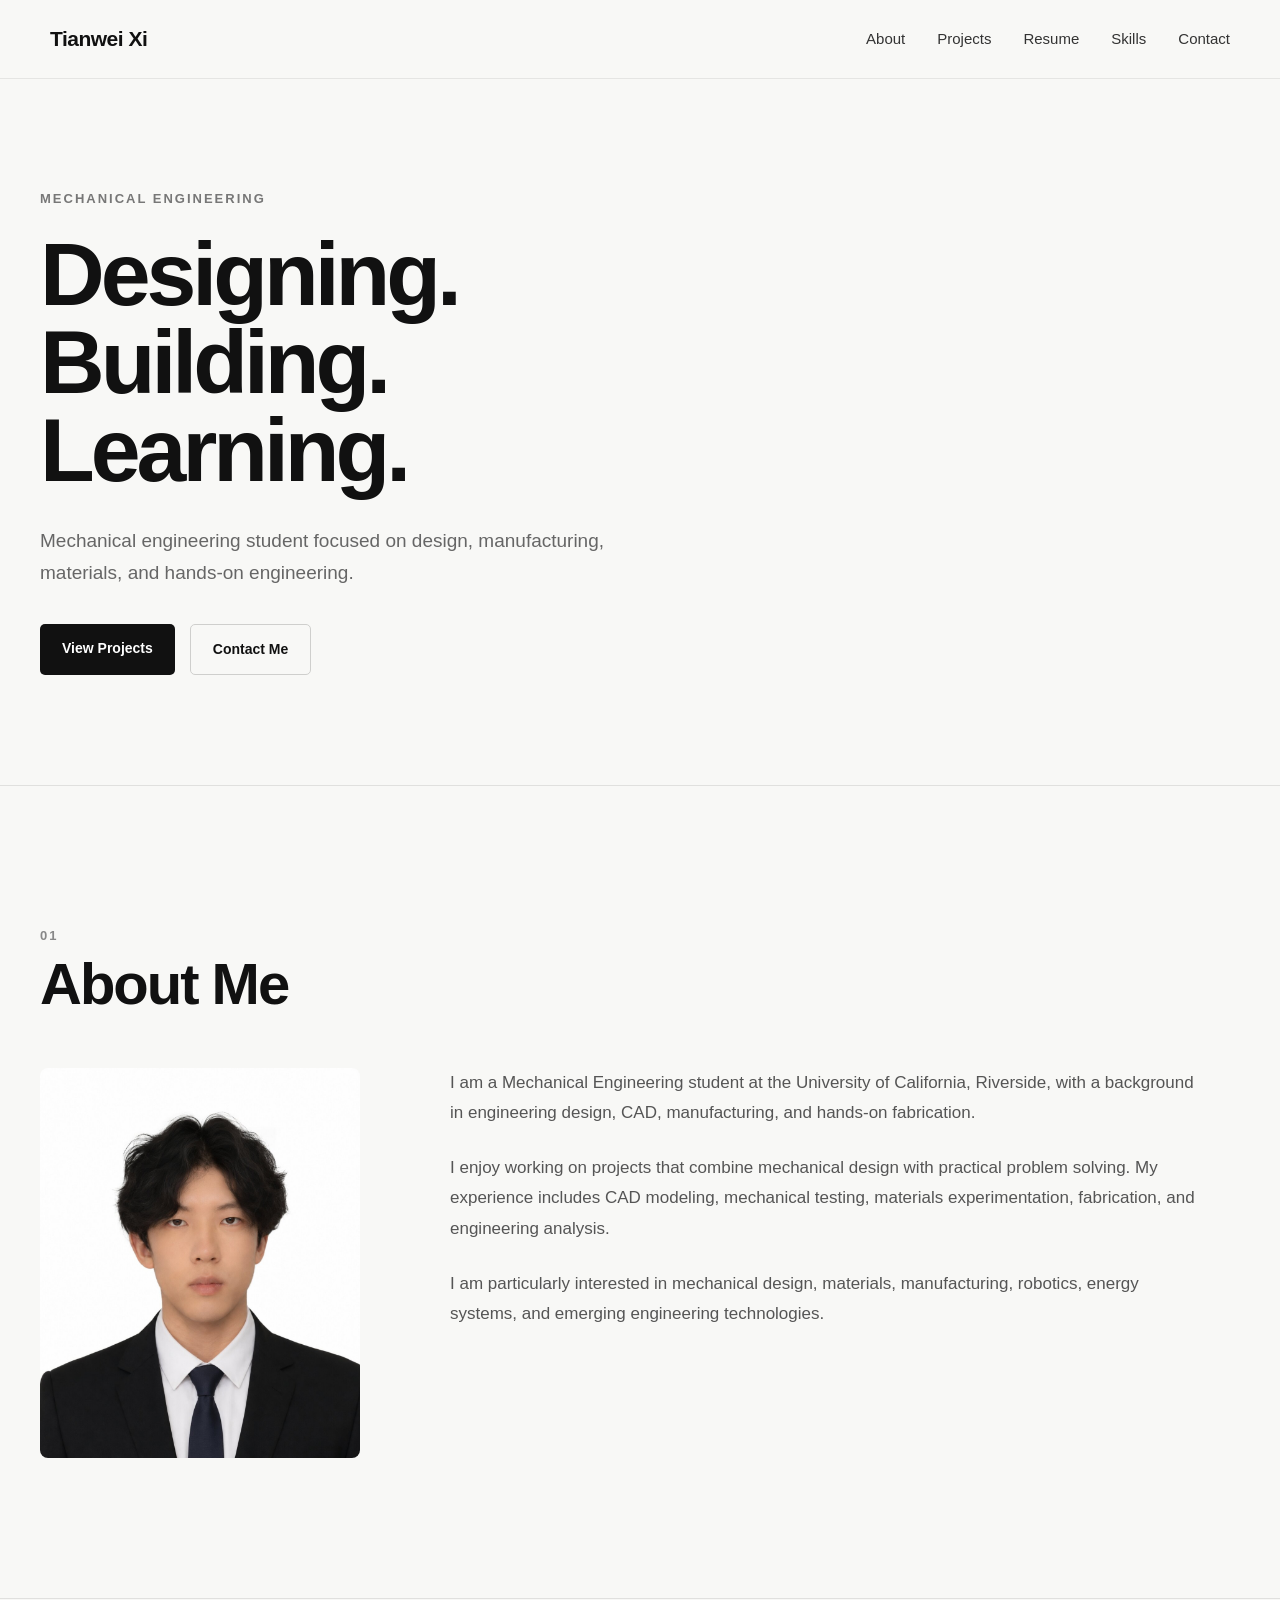
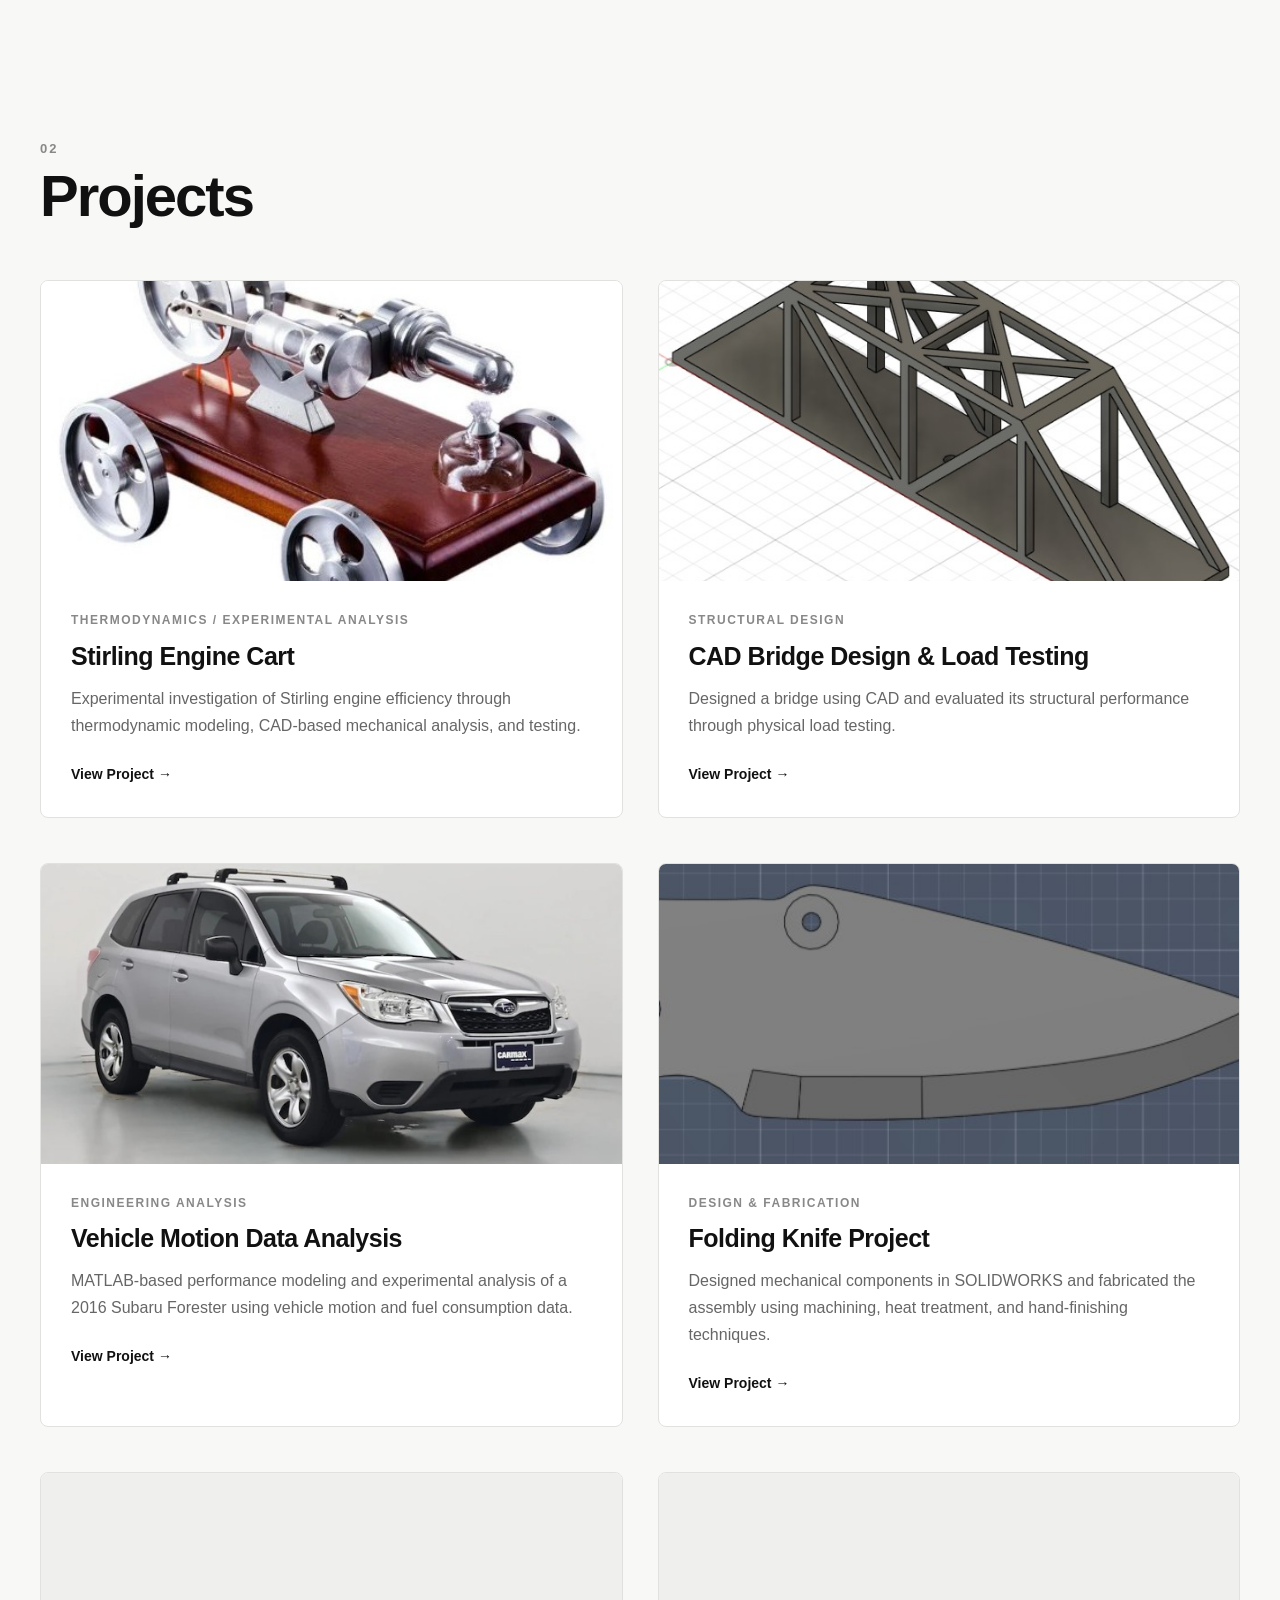
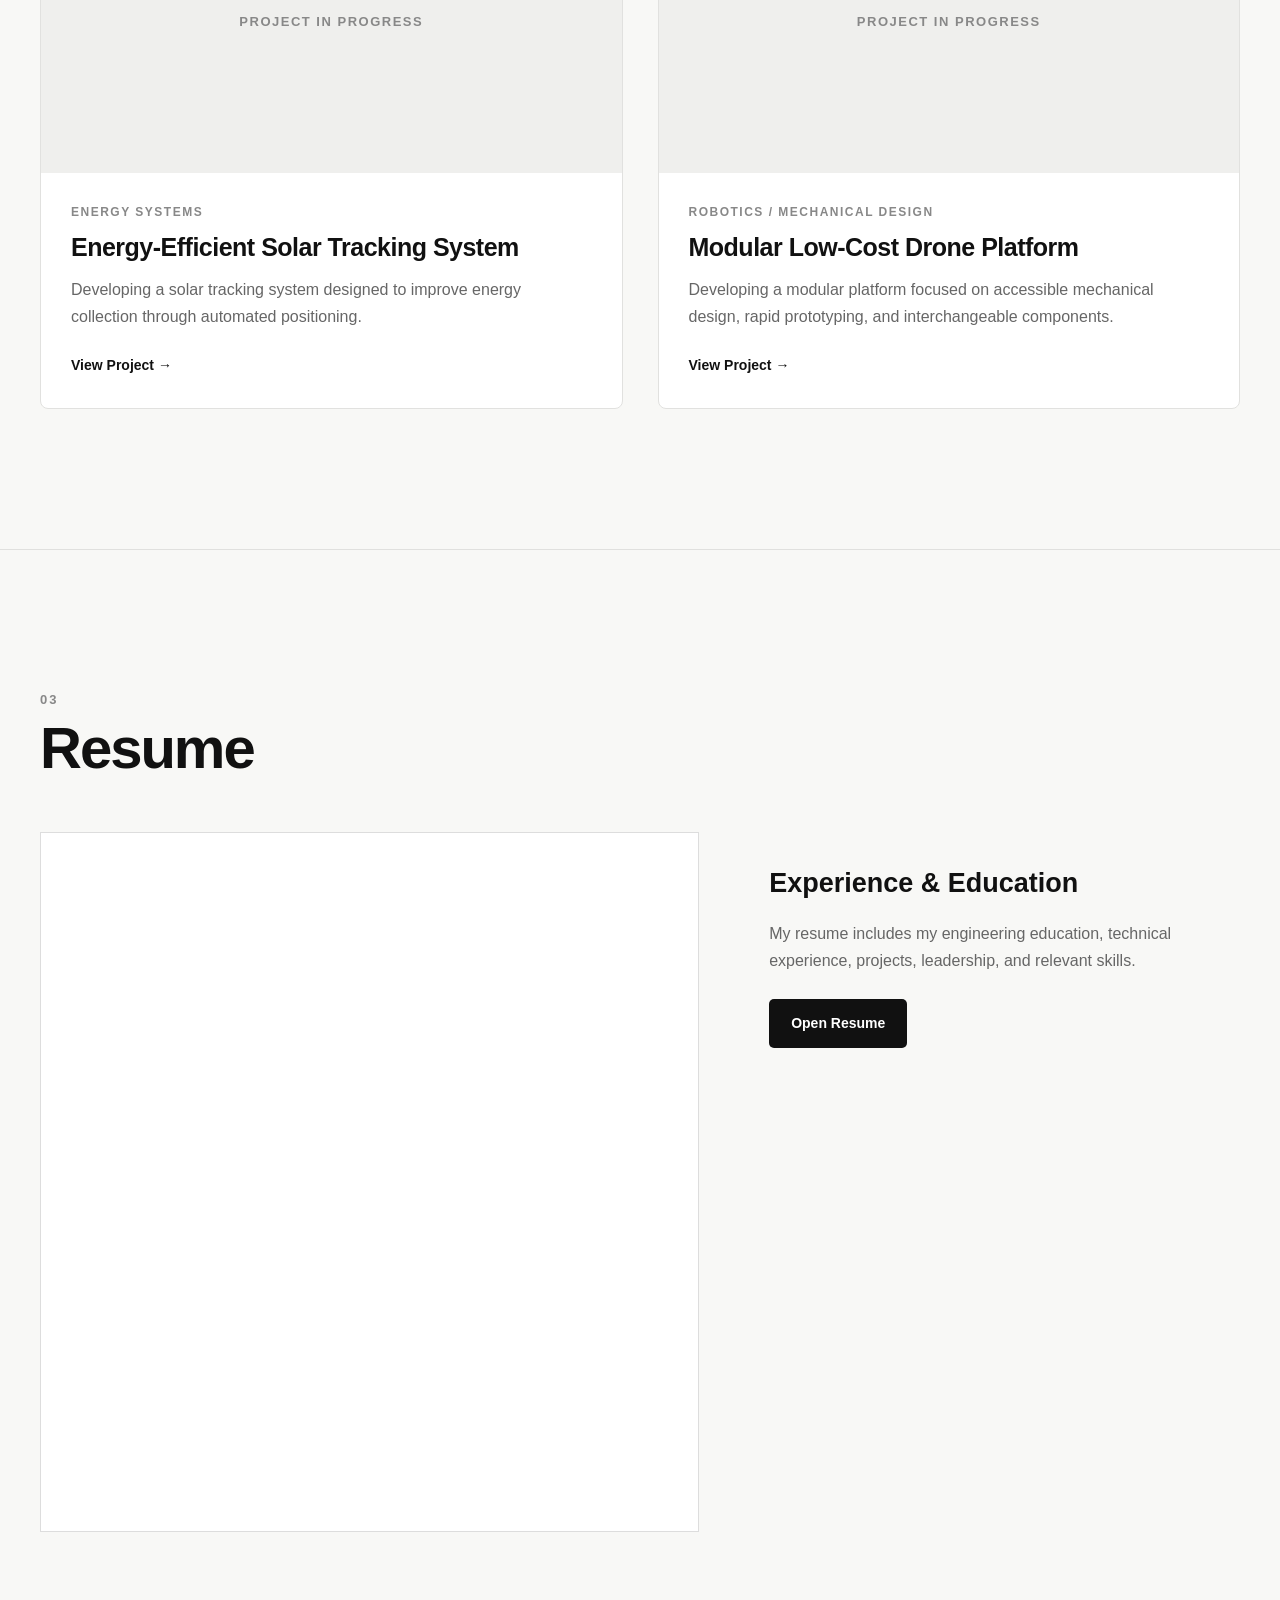
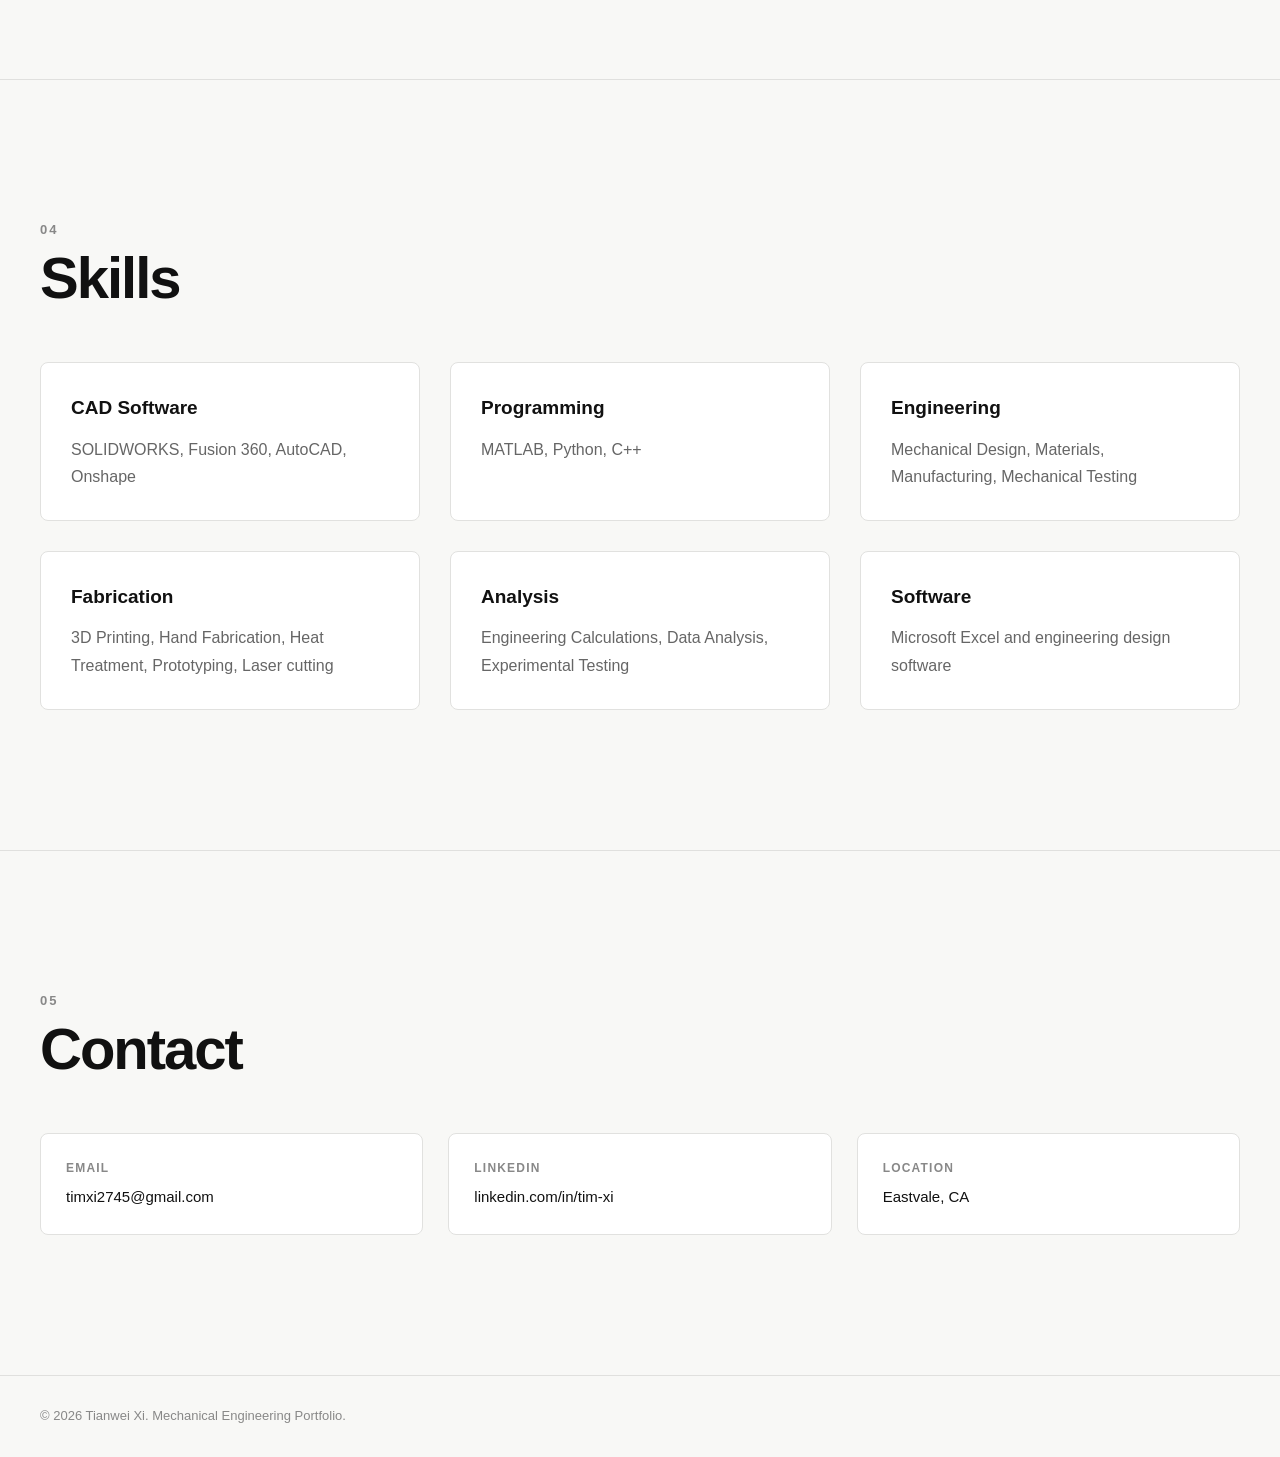
<file: index.html>
<!DOCTYPE html>
<html lang="en">

<head>
    <meta charset="UTF-8">
    <meta name="viewport" content="width=device-width, initial-scale=1.0">

    <title>Tianwei Xi | Mechanical Engineering</title>

    <link rel="stylesheet" href="style.css">
</head>

<body>

    <!-- =========================
         NAVIGATION
    ========================== -->

    <nav>
        <div class="nav-container">

            <a href="#" class="logo">
                Tianwei Xi
            </a>

            <div class="nav-links">
                <a href="#about">About</a>
                <a href="#projects">Projects</a>
                <a href="#resume">Resume</a>
                <a href="#skills">Skills</a>
                <a href="#contact">Contact</a>
            </div>

        </div>
    </nav>


    <!-- =========================
         HERO
    ========================== -->

    <header class="hero">

        <div class="container">

            <div class="hero-content">

                <p class="eyebrow">
                    MECHANICAL ENGINEERING
                </p>

                <h1>
                    Designing.<br>
                    Building.<br>
                    Learning.
                </h1>

                <p class="hero-description">
                    Mechanical engineering student focused on design,
                    manufacturing, materials, and hands-on engineering.
                </p>

                <div class="hero-buttons">

                    <a href="#projects" class="button button-primary">
                        View Projects
                    </a>

                    <a href="#contact" class="button button-secondary">
                        Contact Me
                    </a>

                </div>

            </div>

        </div>

    </header>


    <main>

        <!-- =========================
             ABOUT
        ========================== -->

        <section id="about" class="about-section">

            <div class="container">

                <div class="section-heading">

                    <p class="section-number">
                        01
                    </p>

                    <h2>
                        About Me
                    </h2>

                </div>


                <div class="about-grid">

                    <div class="about-image-container">

                        <img
                            src="images/headshot.jpg"
                            alt="Tianwei Xi"
                            class="about-image"
                        >

                    </div>


                    <div class="about-text">

                        <p>
                            I am a Mechanical Engineering student at the
                            University of California, Riverside, with a
                            background in engineering design, CAD,
                            manufacturing, and hands-on fabrication.
                        </p>

                        <p>
                            I enjoy working on projects that combine
                            mechanical design with practical problem
                            solving. My experience includes CAD modeling,
                            mechanical testing, materials experimentation,
                            fabrication, and engineering analysis.
                        </p>

                        <p>
                            I am particularly interested in mechanical
                            design, materials, manufacturing, robotics,
                            energy systems, and emerging engineering
                            technologies.
                        </p>

                    </div>

                </div>

            </div>

        </section>


        <!-- =========================
             PROJECTS
        ========================== -->

        <section id="projects" class="projects-section">

            <div class="container">

                <div class="section-heading">

                    <p class="section-number">
                        02
                    </p>

                    <h2>
                        Projects
                    </h2>

                </div>


                <div class="projects-grid">


                    <!-- STIRLING ENGINE -->

                    <a
                        href="projects/stirling-engine.html"
                        class="project-card"
                    >

                        <img
                            src="images/stirling-engine.jpg"
                            alt="Stirling Engine Cart"
                        >

                        <div class="project-card-content">

                            <p class="project-category">
                                THERMODYNAMICS / EXPERIMENTAL ANALYSIS
                            </p>

                            <h3>
                                Stirling Engine Cart
                            </h3>

                            <p>
                                Experimental investigation of Stirling engine
                                efficiency through thermodynamic modeling,
                                CAD-based mechanical analysis, and testing.
                            </p>

                            <span class="project-link">
                                View Project →
                            </span>

                        </div>

                    </a>


                    <!-- BRIDGE -->

                    <a
                        href="projects/bridge-design.html"
                        class="project-card"
                    >

                        <img
                            src="images/bridge.jpg"
                            alt="CAD Bridge Design and Load Testing"
                        >

                        <div class="project-card-content">

                            <p class="project-category">
                                STRUCTURAL DESIGN
                            </p>

                            <h3>
                                CAD Bridge Design & Load Testing
                            </h3>

                            <p>
                                Designed a bridge using CAD and evaluated
                                its structural performance through physical
                                load testing.
                            </p>

                            <span class="project-link">
                                View Project →
                            </span>

                        </div>

                    </a>


                    <!-- VEHICLE MOTION -->

                    <a
                        href="projects/vehicle-motion.html"
                        class="project-card"
                    >

                        <img
                            src="images/subaru.jpg"
                            alt="Vehicle Motion Data Analysis"
                        >

                        <div class="project-card-content">

                            <p class="project-category">
                                ENGINEERING ANALYSIS
                            </p>

                            <h3>
                                Vehicle Motion Data Analysis
                            </h3>

                            <p>
                                MATLAB-based performance modeling and 
                                experimental analysis of a 2016 Subaru 
                                Forester using vehicle motion and fuel 
                                consumption data.
                            </p>

                            <span class="project-link">
                                View Project →
                            </span>

                        </div>

                    </a>


                    <!-- FOLDING KNIFE -->

                    <a
                        href="projects/folding-knife.html"
                        class="project-card"
                    >

                        <img
                            src="images/bladecad.jpg"
                            alt="Folding Knife Fabrication Project"
                        >

                        <div class="project-card-content">

                            <p class="project-category">
                                DESIGN & FABRICATION
                            </p>

                            <h3>
                                Folding Knife Project
                            </h3>

                            <p>
                                Designed mechanical components in
                                SOLIDWORKS and fabricated the assembly
                                using machining, heat treatment, and
                                hand-finishing techniques.
                            </p>

                            <span class="project-link">
                                View Project →
                            </span>

                        </div>

                    </a>


                    <!-- SOLAR TRACKER -->

                    <a
                        href="projects/solar-tracker.html"
                        class="project-card"
                    >

                        <div class="project-placeholder">
                            PROJECT IN PROGRESS
                        </div>

                        <div class="project-card-content">

                            <p class="project-category">
                                ENERGY SYSTEMS
                            </p>

                            <h3>
                                Energy-Efficient Solar Tracking System
                            </h3>

                            <p>
                                Developing a solar tracking system designed
                                to improve energy collection through
                                automated positioning.
                            </p>

                            <span class="project-link">
                                View Project →
                            </span>

                        </div>

                    </a>


                    <!-- MODULAR DRONE -->

                    <a
                        href="projects/modular-drone.html"
                        class="project-card"
                    >

                        <div class="project-placeholder">
                            PROJECT IN PROGRESS
                        </div>

                        <div class="project-card-content">

                            <p class="project-category">
                                ROBOTICS / MECHANICAL DESIGN
                            </p>

                            <h3>
                                Modular Low-Cost Drone Platform
                            </h3>

                            <p>
                                Developing a modular platform focused on
                                accessible mechanical design, rapid
                                prototyping, and interchangeable components.
                            </p>

                            <span class="project-link">
                                View Project →
                            </span>

                        </div>

                    </a>

                </div>

            </div>

        </section>


        <!-- =========================
             RESUME
        ========================== -->

        <section id="resume" class="resume-section">

            <div class="container">

                <div class="section-heading">

                    <p class="section-number">
                        03
                    </p>

                    <h2>
                        Resume
                    </h2>

                </div>


                <div class="resume-grid">

                    <div class="resume-preview">

                        <iframe
                            src="resume.pdf"
                            title="Tianwei Xi Resume"
                        ></iframe>

                    </div>


                    <div class="resume-info">

                        <h3>
                            Experience & Education
                        </h3>

                        <p>
                            My resume includes my engineering education,
                            technical experience, projects, leadership,
                            and relevant skills.
                        </p>

                        <a
                            href="resume.pdf"
                            target="_blank"
                            class="button button-primary"
                        >
                            Open Resume
                        </a>

                    </div>

                </div>

            </div>

        </section>


        <!-- =========================
             SKILLS
        ========================== -->

        <section id="skills" class="skills-section">

            <div class="container">

                <div class="section-heading">

                    <p class="section-number">
                        04
                    </p>

                    <h2>
                        Skills
                    </h2>

                </div>


                <div class="skills-grid">


                    <div class="skill-box">

                        <h3>
                            CAD Software
                        </h3>

                        <p>
                            SOLIDWORKS, Fusion 360, AutoCAD, Onshape
                        </p>

                    </div>


                    <div class="skill-box">

                        <h3>
                            Programming
                        </h3>

                        <p>
                            MATLAB, Python, C++
                        </p>

                    </div>


                    <div class="skill-box">

                        <h3>
                            Engineering
                        </h3>

                        <p>
                            Mechanical Design, Materials, Manufacturing,
                            Mechanical Testing
                        </p>

                    </div>


                    <div class="skill-box">

                        <h3>
                            Fabrication
                        </h3>

                        <p>
                            3D Printing, Hand Fabrication, Heat Treatment,
                            Prototyping, Laser cutting
                        </p>

                    </div>


                    <div class="skill-box">

                        <h3>
                            Analysis
                        </h3>

                        <p>
                            Engineering Calculations, Data Analysis,
                            Experimental Testing
                        </p>

                    </div>


                    <div class="skill-box">

                        <h3>
                            Software
                        </h3>

                        <p>
                            Microsoft Excel and engineering design software
                        </p>

                    </div>

                </div>

            </div>

        </section>


        <!-- =========================
             CONTACT
        ========================== -->

        <section id="contact" class="contact-section">

            <div class="container">

                <div class="section-heading">

                    <p class="section-number">
                        05
                    </p>

                    <h2>
                        Contact
                    </h2>

                </div>


                <div class="contact-grid">


                    <a
                        href="mailto:timxi2745@gmail.com"
                        class="contact-item"
                    >

                        <span>
                            Email
                        </span>

                        <strong>
                            timxi2745@gmail.com
                        </strong>

                    </a>


                    <a
                        href="https://www.linkedin.com/in/tim-xi/"
                        target="_blank"
                        rel="noopener noreferrer"
                        class="contact-item"
                    >

                        <span>
                            LinkedIn
                        </span>

                        <strong>
                            linkedin.com/in/tim-xi
                        </strong>

                    </a>


                    <a
                        href="https://www.google.com/maps?sca_esv=610cdee30b62fdb8&rlz=1C1ONGR_enUS1087US1087&biw=2560&bih=1271&output=search&q=riverside+maps&source=lnms&fbs=[base64]&entry=mc&ved=1t:200715&ictx=111"
                        target="_blank"
                        rel="noopener noreferrer"
                        class="contact-item"
                    >

                        <span>
                            Location
                        </span>

                        <strong>
                            Eastvale, CA
                        </strong>

                    </a>

                </div>

            </div>

        </section>

    </main>


    <!-- =========================
         FOOTER
    ========================== -->

    <footer>

        <div class="container">

            <p>
                © 2026 Tianwei Xi. Mechanical Engineering Portfolio.
            </p>

        </div>

    </footer>

</body>
</html>
</file>
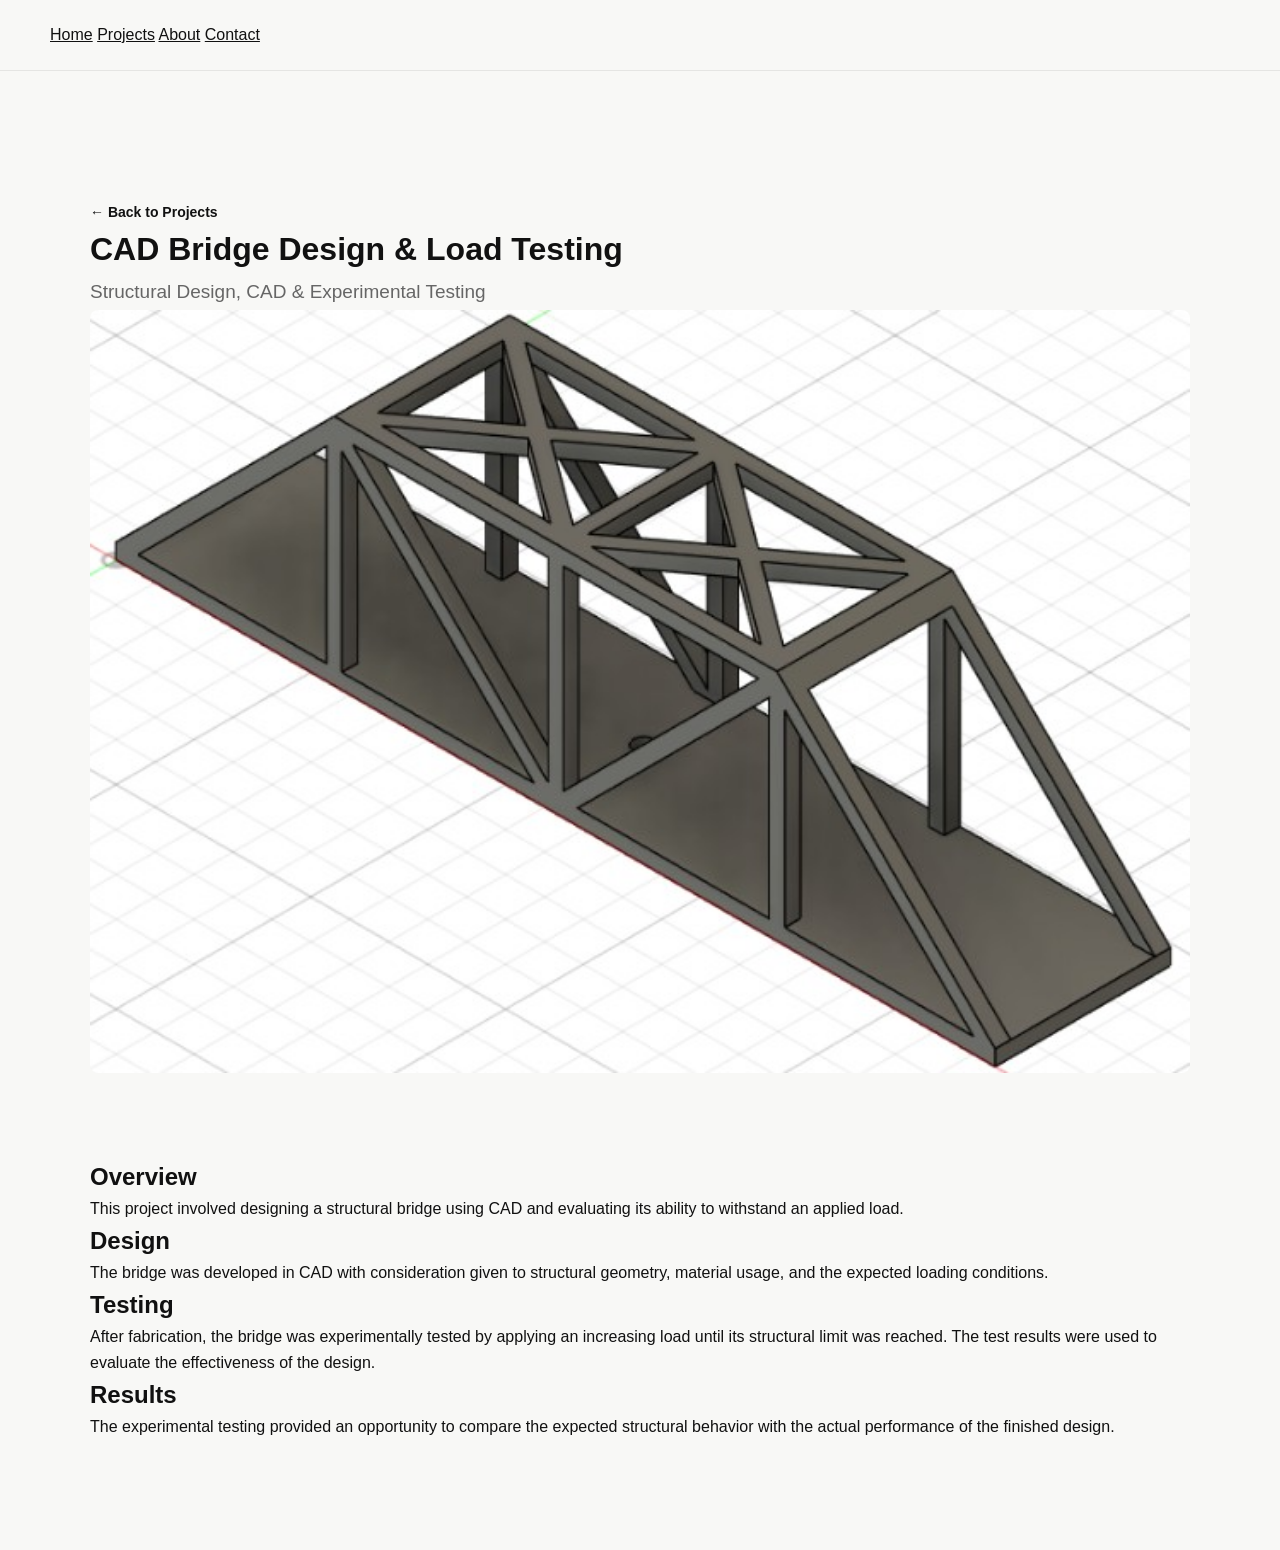
<file: bridge-design.html>
<!DOCTYPE html>
<html lang="en">
<head>
    <meta charset="UTF-8">
    <meta name="viewport" content="width=device-width, initial-scale=1.0">
    <title>CAD Bridge Design | Tianwei Xi</title>
    <link rel="stylesheet" href="../style.css">
</head>

<body>

<header>
    <nav>
        <a href="../index.html">Home</a>
        <a href="../index.html#projects">Projects</a>
        <a href="../index.html#about">About</a>
        <a href="../index.html#contact">Contact</a>
    </nav>
</header>

<main class="project-page">

    <a href="../index.html#projects" class="back-link">← Back to Projects</a>

    <h1>CAD Bridge Design & Load Testing</h1>

    <p class="project-subtitle">
        Structural Design, CAD & Experimental Testing
    </p>

    <img
        src="../images/bridge.jpg"
        alt="CAD Bridge Design"
        class="project-main-image"
    >

    <section>
        <h2>Overview</h2>

        <p>
            This project involved designing a structural bridge using CAD
            and evaluating its ability to withstand an applied load.
        </p>
    </section>

    <section>
        <h2>Design</h2>

        <p>
            The bridge was developed in CAD with consideration given to
            structural geometry, material usage, and the expected loading
            conditions.
        </p>
    </section>

    <section>
        <h2>Testing</h2>

        <p>
            After fabrication, the bridge was experimentally tested by
            applying an increasing load until its structural limit was reached.
            The test results were used to evaluate the effectiveness of the
            design.
        </p>
    </section>

    <section>
        <h2>Results</h2>

        <p>
            The experimental testing provided an opportunity to compare the
            expected structural behavior with the actual performance of the
            finished design.
        </p>
    </section>

</main>

</body>
</html>
</file>
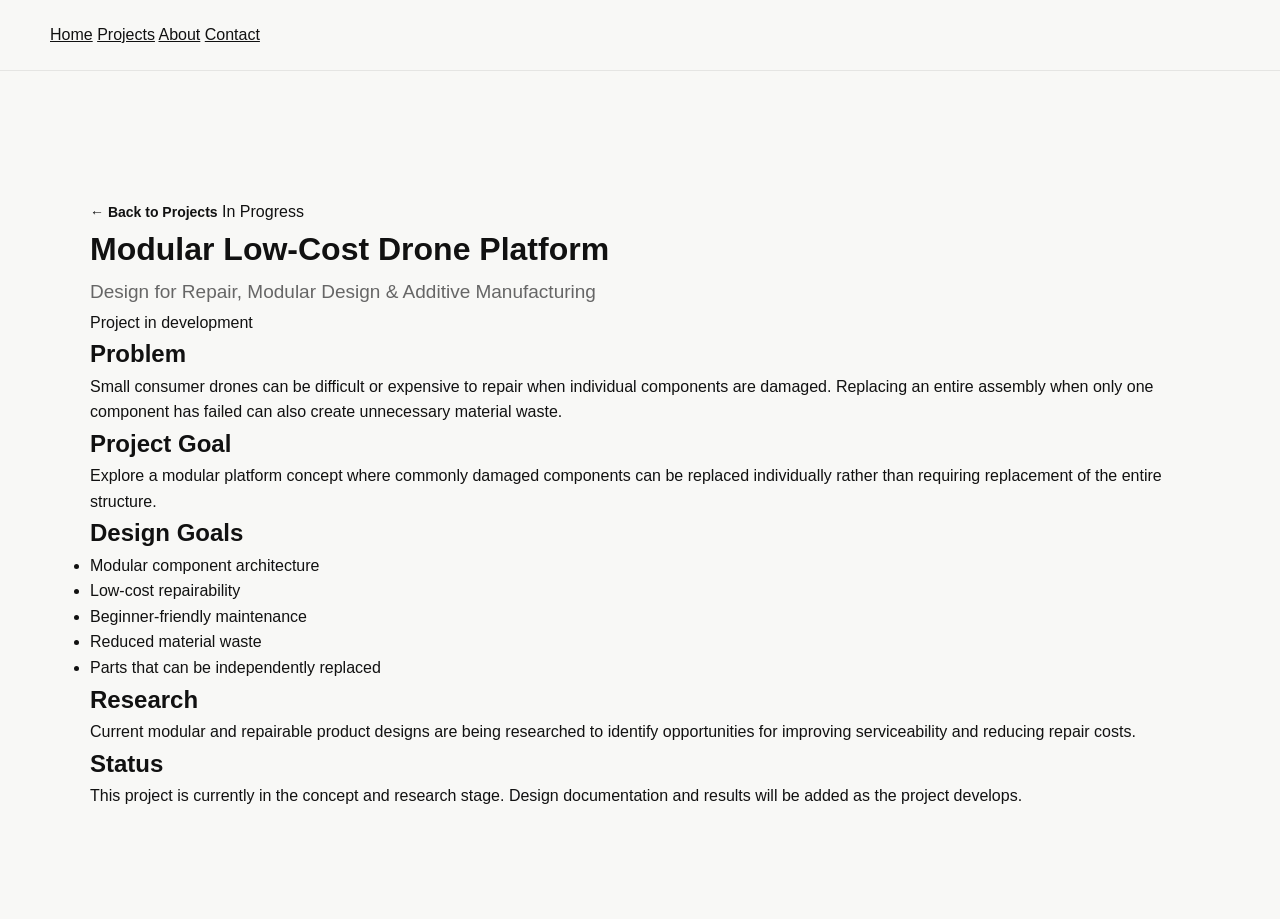
<file: modular-drone.html>
<!DOCTYPE html>
<html lang="en">
<head>
    <meta charset="UTF-8">
    <meta name="viewport" content="width=device-width, initial-scale=1.0">
    <title>Modular Drone Platform | Tianwei Xi</title>
    <link rel="stylesheet" href="../style.css">
</head>

<body>

<header>
    <nav>
        <a href="../index.html">Home</a>
        <a href="../index.html#projects">Projects</a>
        <a href="../index.html#about">About</a>
        <a href="../index.html#contact">Contact</a>
    </nav>
</header>

<main class="project-page">

    <a href="../index.html#projects" class="back-link">← Back to Projects</a>

    <span class="project-status in-progress">In Progress</span>

    <h1>Modular Low-Cost Drone Platform</h1>

    <p class="project-subtitle">
        Design for Repair, Modular Design & Additive Manufacturing
    </p>

    <div class="project-placeholder-large">
        Project in development
    </div>

    <section>
        <h2>Problem</h2>

        <p>
            Small consumer drones can be difficult or expensive to repair
            when individual components are damaged. Replacing an entire
            assembly when only one component has failed can also create
            unnecessary material waste.
        </p>
    </section>

    <section>
        <h2>Project Goal</h2>

        <p>
            Explore a modular platform concept where commonly damaged
            components can be replaced individually rather than requiring
            replacement of the entire structure.
        </p>
    </section>

    <section>
        <h2>Design Goals</h2>

        <ul>
            <li>Modular component architecture</li>
            <li>Low-cost repairability</li>
            <li>Beginner-friendly maintenance</li>
            <li>Reduced material waste</li>
            <li>Parts that can be independently replaced</li>
        </ul>
    </section>

    <section>
        <h2>Research</h2>

        <p>
            Current modular and repairable product designs are being
            researched to identify opportunities for improving
            serviceability and reducing repair costs.
        </p>
    </section>

    <section>
        <h2>Status</h2>

        <p>
            This project is currently in the concept and research stage.
            Design documentation and results will be added as the project
            develops.
        </p>
    </section>

</main>

</body>
</html>
</file>
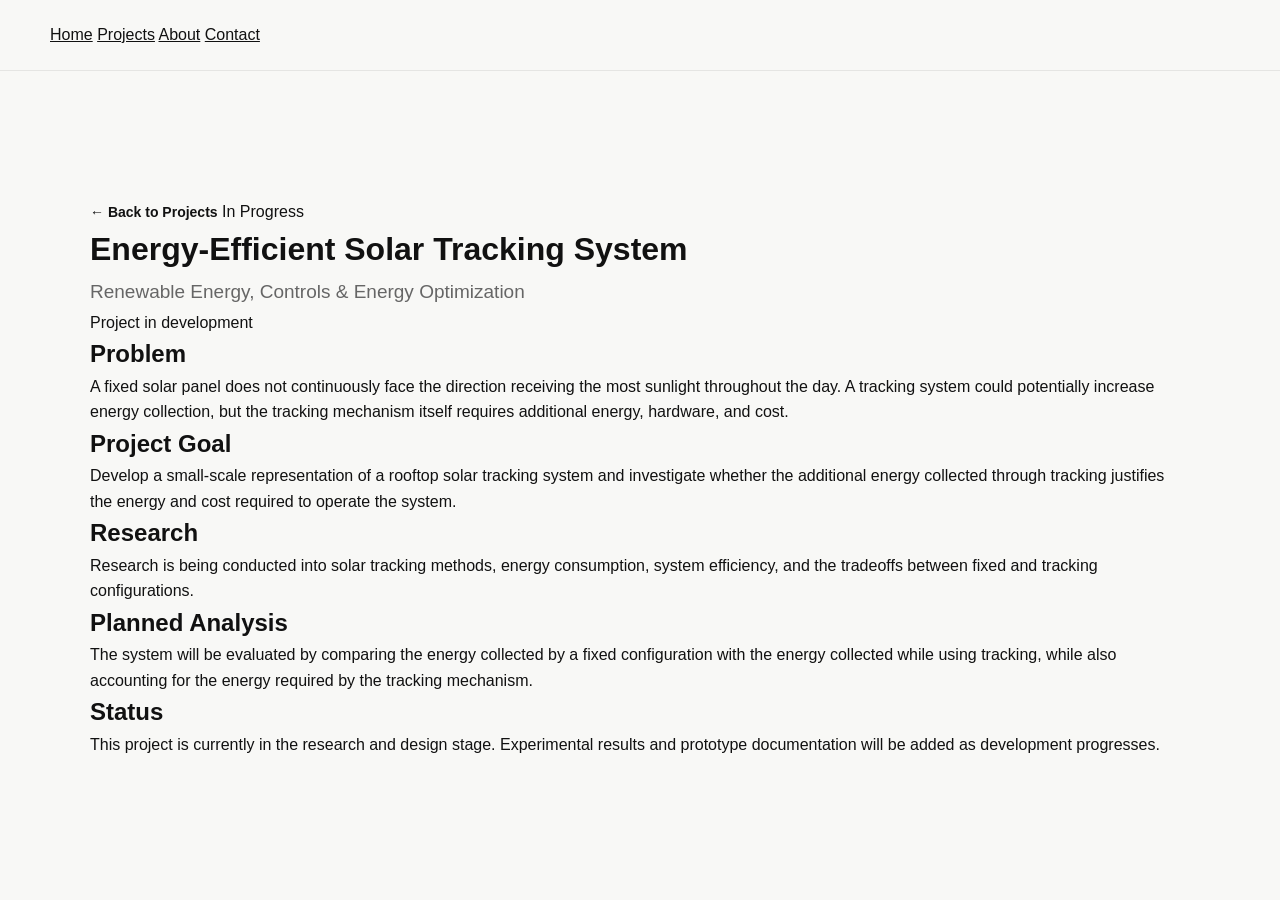
<file: solar-tracker.html>
<!DOCTYPE html>
<html lang="en">
<head>
    <meta charset="UTF-8">
    <meta name="viewport" content="width=device-width, initial-scale=1.0">
    <title>Solar Tracking System | Tianwei Xi</title>
    <link rel="stylesheet" href="../style.css">
</head>

<body>

<header>
    <nav>
        <a href="../index.html">Home</a>
        <a href="../index.html#projects">Projects</a>
        <a href="../index.html#about">About</a>
        <a href="../index.html#contact">Contact</a>
    </nav>
</header>

<main class="project-page">

    <a href="../index.html#projects" class="back-link">← Back to Projects</a>

    <span class="project-status in-progress">In Progress</span>

    <h1>Energy-Efficient Solar Tracking System</h1>

    <p class="project-subtitle">
        Renewable Energy, Controls & Energy Optimization
    </p>

    <div class="project-placeholder-large">
        Project in development
    </div>

    <section>
        <h2>Problem</h2>

        <p>
            A fixed solar panel does not continuously face the direction
            receiving the most sunlight throughout the day. A tracking
            system could potentially increase energy collection, but the
            tracking mechanism itself requires additional energy, hardware,
            and cost.
        </p>
    </section>

    <section>
        <h2>Project Goal</h2>

        <p>
            Develop a small-scale representation of a rooftop solar
            tracking system and investigate whether the additional energy
            collected through tracking justifies the energy and cost
            required to operate the system.
        </p>
    </section>

    <section>
        <h2>Research</h2>

        <p>
            Research is being conducted into solar tracking methods,
            energy consumption, system efficiency, and the tradeoffs between
            fixed and tracking configurations.
        </p>
    </section>

    <section>
        <h2>Planned Analysis</h2>

        <p>
            The system will be evaluated by comparing the energy collected
            by a fixed configuration with the energy collected while using
            tracking, while also accounting for the energy required by the
            tracking mechanism.
        </p>
    </section>

    <section>
        <h2>Status</h2>

        <p>
            This project is currently in the research and design stage.
            Experimental results and prototype documentation will be added
            as development progresses.
        </p>
    </section>

</main>

</body>
</html>
</file>
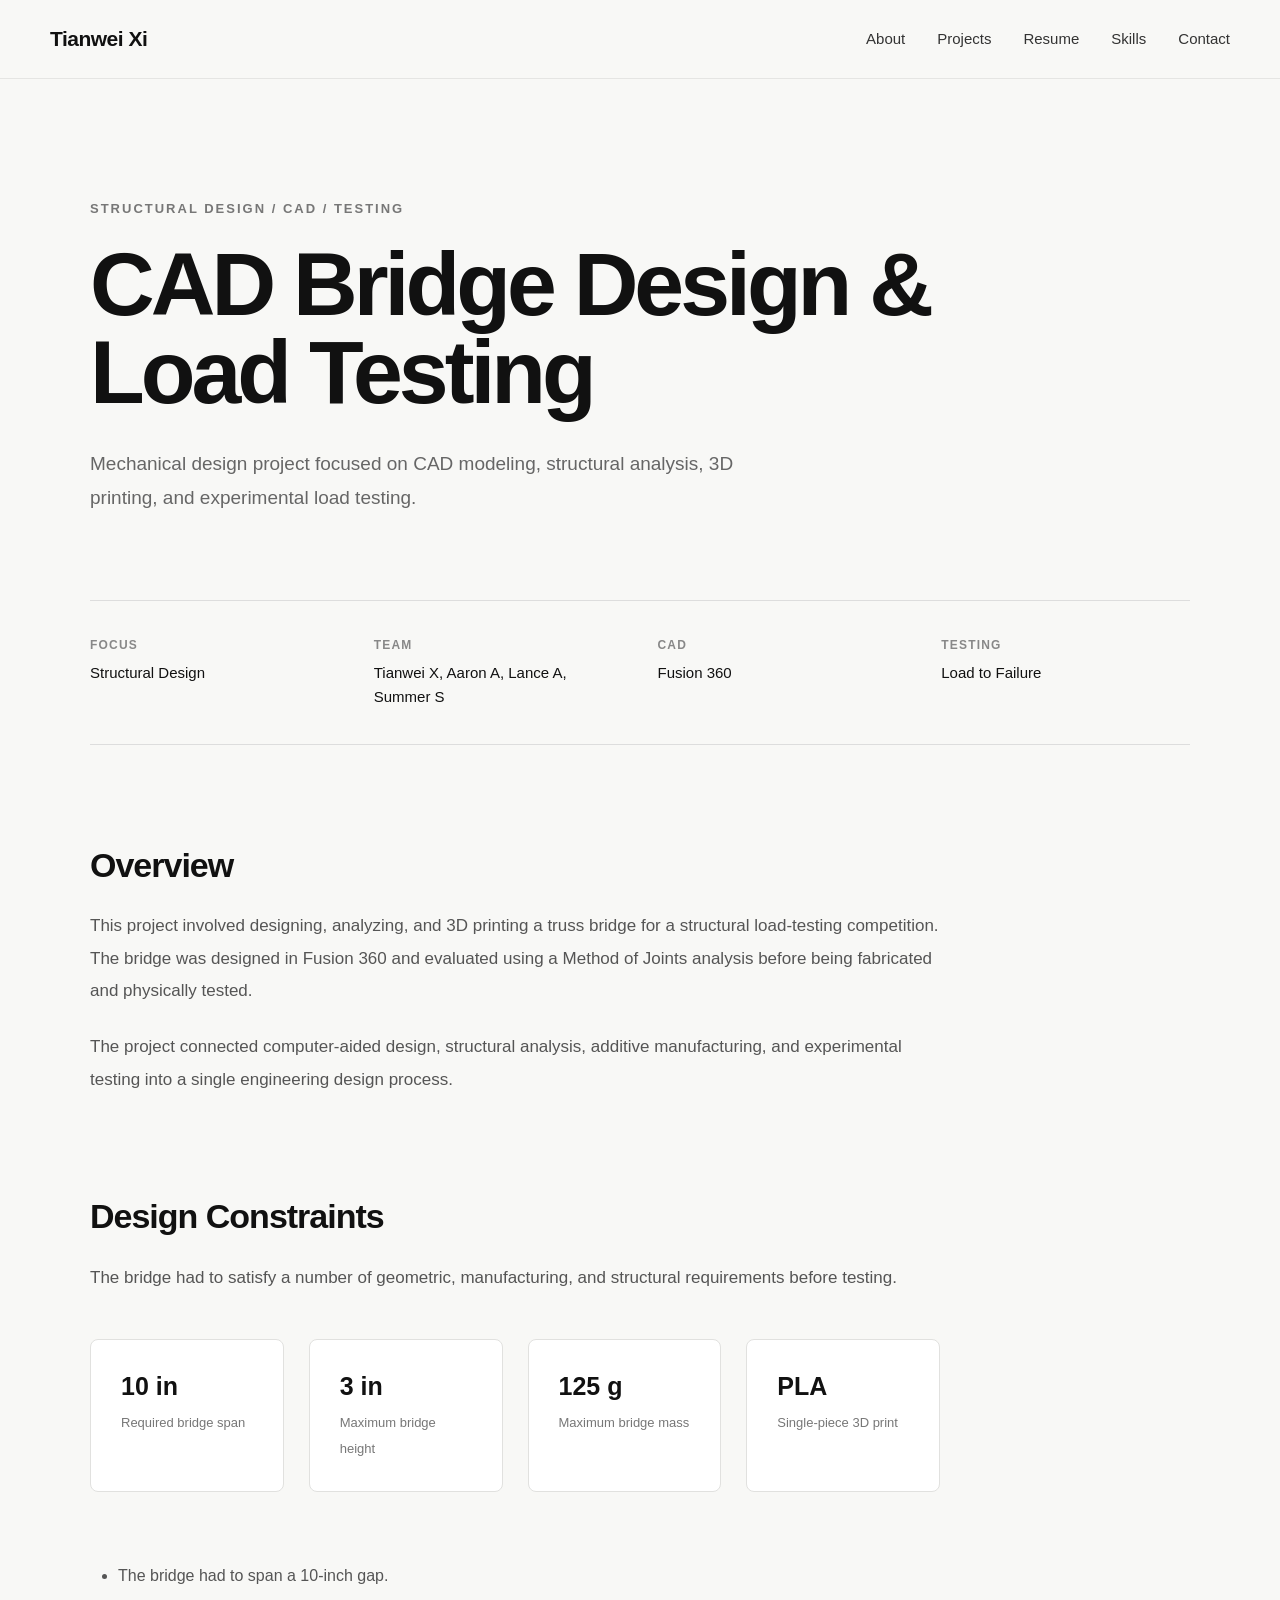
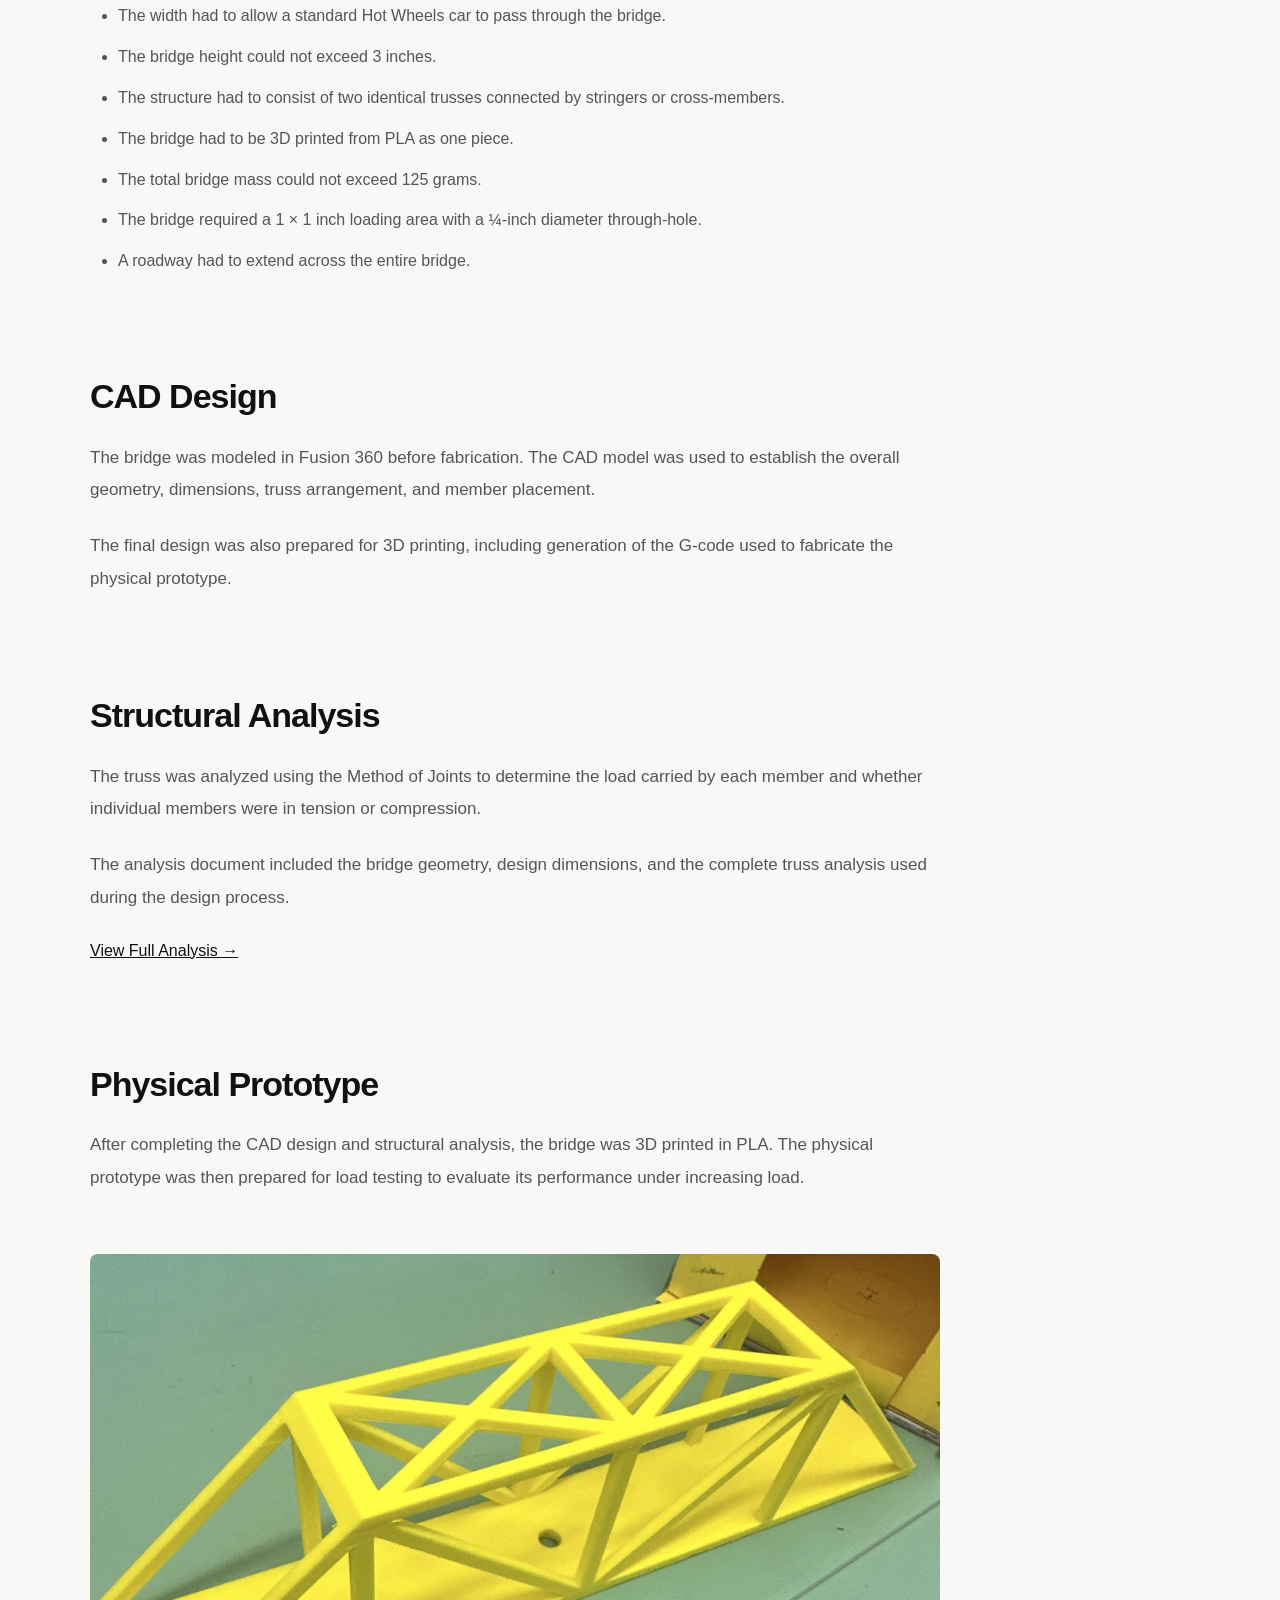
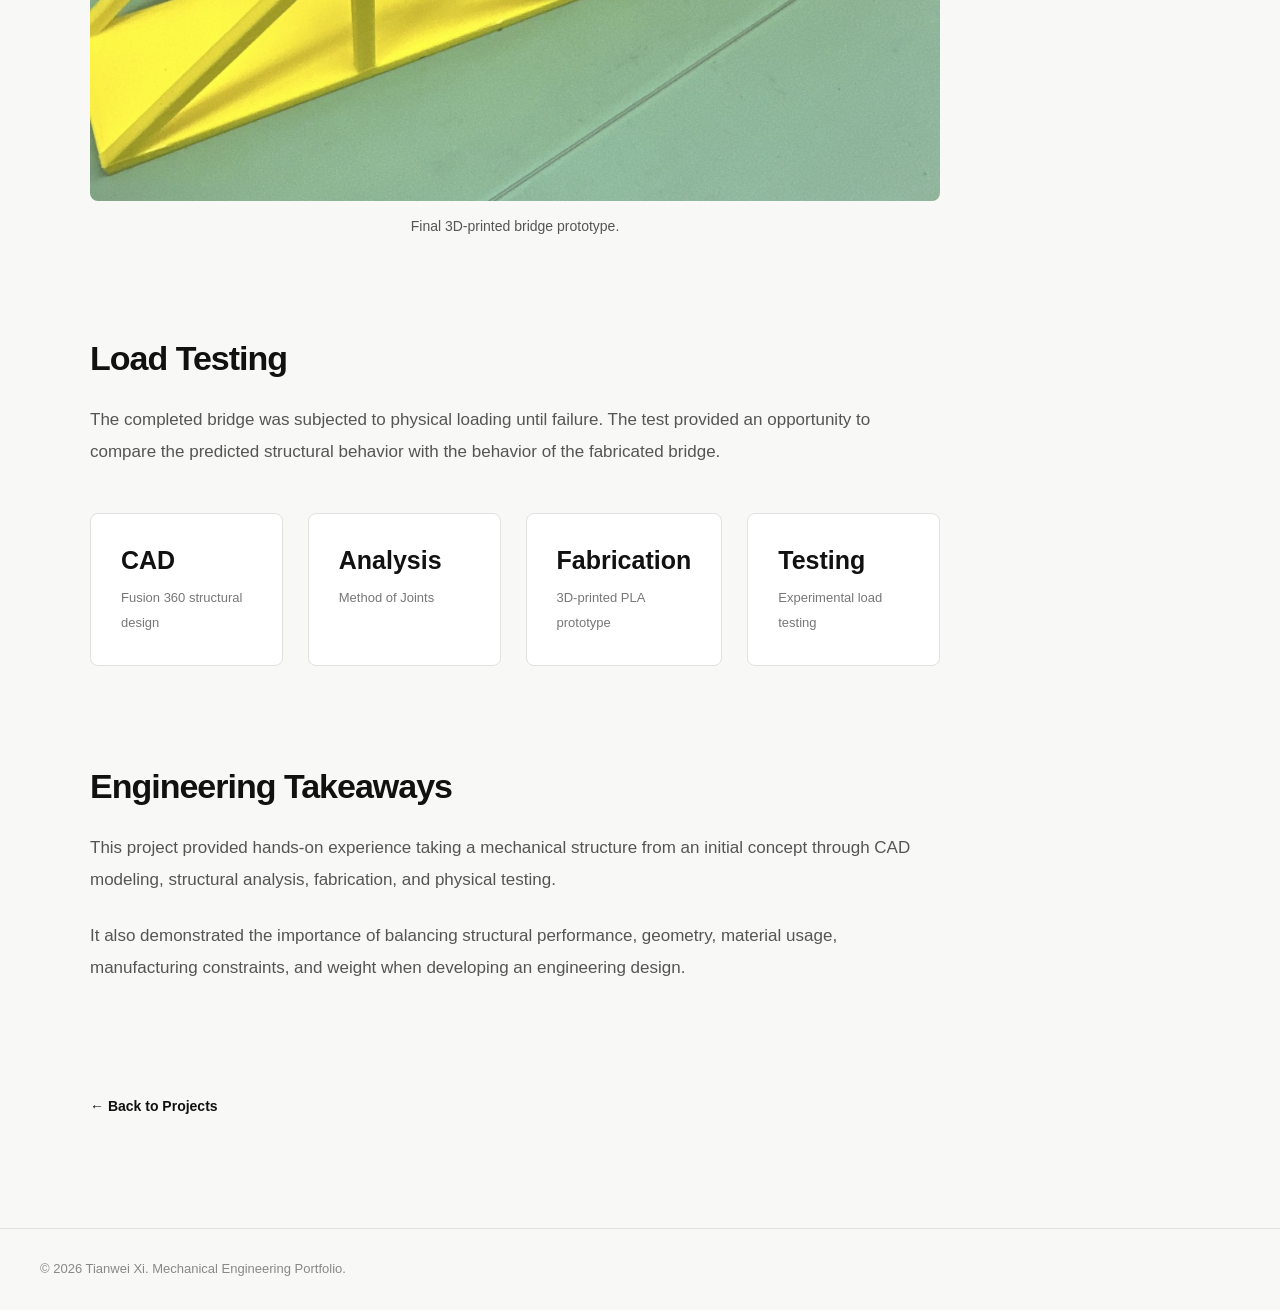
<file: projects/bridge-design.html>
<!DOCTYPE html>
<html lang="en">

<head>
    <meta charset="UTF-8">
    <meta name="viewport" content="width=device-width, initial-scale=1.0">

    <title>CAD Bridge Design & Load Testing | Tianwei Xi</title>

    <link rel="stylesheet" href="../style.css">
</head>

<body>

    <nav>
        <div class="nav-container">

            <a href="../index.html" class="logo">
                Tianwei Xi
            </a>

            <div class="nav-links">
                <a href="../index.html#about">About</a>
                <a href="../index.html#projects">Projects</a>
                <a href="../index.html#resume">Resume</a>
                <a href="../index.html#skills">Skills</a>
                <a href="../index.html#contact">Contact</a>
            </div>

        </div>
    </nav>


    <main class="project-page">

        <!-- PROJECT HEADER -->
        <header class="project-page-header">

            <p class="eyebrow">
                STRUCTURAL DESIGN / CAD / TESTING
            </p>

            <h1>
                CAD Bridge Design & Load Testing
            </h1>

            <p class="project-subtitle">
                Mechanical design project focused on CAD modeling,
                structural analysis, 3D printing, and experimental load testing.
            </p>

        </header>


        <!-- PROJECT DETAILS -->
        <div class="project-details">

            <div class="project-detail">
                <span>Focus</span>
                <strong>Structural Design</strong>
            </div>

            <div class="project-detail">
                <span>Team</span>
                <strong>Tianwei X, Aaron A, Lance A, Summer S</strong>
            </div>

            <div class="project-detail">
                <span>CAD</span>
                <strong>Fusion 360</strong>
            </div>

            <div class="project-detail">
                <span>Testing</span>
                <strong>Load to Failure</strong>
            </div>

        </div>


        <div class="project-content">


            <!-- OVERVIEW -->
            <section>

                <h2>
                    Overview
                </h2>

                <p>
                    This project involved designing, analyzing, and 3D printing
                    a truss bridge for a structural load-testing competition.
                    The bridge was designed in Fusion 360 and evaluated using
                    a Method of Joints analysis before being fabricated and
                    physically tested.
                </p>

                <p>
                    The project connected computer-aided design, structural
                    analysis, additive manufacturing, and experimental testing
                    into a single engineering design process.
                </p>

            </section>


            <!-- DESIGN CONSTRAINTS -->
            <section>

                <h2>
                    Design Constraints
                </h2>

                <p>
                    The bridge had to satisfy a number of geometric,
                    manufacturing, and structural requirements before testing.
                </p>


                <div class="project-stats">

                    <div class="project-stat">
                        <strong>10 in</strong>
                        <span>Required bridge span</span>
                    </div>

                    <div class="project-stat">
                        <strong>3 in</strong>
                        <span>Maximum bridge height</span>
                    </div>

                    <div class="project-stat">
                        <strong>125 g</strong>
                        <span>Maximum bridge mass</span>
                    </div>

                    <div class="project-stat">
                        <strong>PLA</strong>
                        <span>Single-piece 3D print</span>
                    </div>

                </div>


                <ul class="project-list">

                    <li>
                        The bridge had to span a 10-inch gap.
                    </li>

                    <li>
                        The width had to allow a standard Hot Wheels car
                        to pass through the bridge.
                    </li>

                    <li>
                        The bridge height could not exceed 3 inches.
                    </li>

                    <li>
                        The structure had to consist of two identical trusses
                        connected by stringers or cross-members.
                    </li>

                    <li>
                        The bridge had to be 3D printed from PLA as one piece.
                    </li>

                    <li>
                        The total bridge mass could not exceed 125 grams.
                    </li>

                    <li>
                        The bridge required a 1 × 1 inch loading area with
                        a ¼-inch diameter through-hole.
                    </li>

                    <li>
                        A roadway had to extend across the entire bridge.
                    </li>

                </ul>

            </section>


            <!-- CAD DESIGN -->
            <section>

                <h2>
                    CAD Design
                </h2>

                <p>
                    The bridge was modeled in Fusion 360 before fabrication.
                    The CAD model was used to establish the overall geometry,
                    dimensions, truss arrangement, and member placement.
                </p>

                <p>
                    The final design was also prepared for 3D printing,
                    including generation of the G-code used to fabricate
                    the physical prototype.
                </p>

            </section>


            <!-- STRUCTURAL ANALYSIS -->
            <section>

                <h2>
                    Structural Analysis
                </h2>

                <p>
                    The truss was analyzed using the Method of Joints to
                    determine the load carried by each member and whether
                    individual members were in tension or compression.
                </p>

                <p>
                    The analysis document included the bridge geometry,
                    design dimensions, and the complete truss analysis used
                    during the design process.
                </p>

                <a
                    href="../projects/bridge.pdf"
                    target="_blank"
                    class="project-button"
                >
                    View Full Analysis →
                </a>

            </section>


            <!-- PHYSICAL PROTOTYPE -->
            <section>

                <h2>
                    Physical Prototype
                </h2>

                <p>
                    After completing the CAD design and structural analysis,
                    the bridge was 3D printed in PLA. The physical prototype
                    was then prepared for load testing to evaluate its
                    performance under increasing load.
                </p>

                <figure class="project-figure">
                    <img
                        src="../images/bridge1.jpg"
                        alt="3D printed bridge prototype"
                    >
                    <figcaption>
                        Final 3D-printed bridge prototype.
                    </figcaption>
                </figure>

            </section>


            <!-- TESTING -->
            <section>

                <h2>
                    Load Testing
                </h2>

                <p>
                    The completed bridge was subjected to physical loading
                    until failure. The test provided an opportunity to compare
                    the predicted structural behavior with the behavior of
                    the fabricated bridge.
                </p>


                <div class="project-stats">

                    <div class="project-stat">
                        <strong>CAD</strong>
                        <span>Fusion 360 structural design</span>
                    </div>

                    <div class="project-stat">
                        <strong>Analysis</strong>
                        <span>Method of Joints</span>
                    </div>

                    <div class="project-stat">
                        <strong>Fabrication</strong>
                        <span>3D-printed PLA prototype</span>
                    </div>

                    <div class="project-stat">
                        <strong>Testing</strong>
                        <span>Experimental load testing</span>
                    </div>

                </div>

            </section>


            <!-- ENGINEERING TAKEAWAYS -->
            <section>

                <h2>
                    Engineering Takeaways
                </h2>

                <p>
                    This project provided hands-on experience taking a
                    mechanical structure from an initial concept through
                    CAD modeling, structural analysis, fabrication, and
                    physical testing.
                </p>

                <p>
                    It also demonstrated the importance of balancing structural
                    performance, geometry, material usage, manufacturing
                    constraints, and weight when developing an engineering
                    design.
                </p>

            </section>


        </div>


        <!-- BACK LINK -->
        <a
            href="../index.html#projects"
            class="back-link"
        >
            ← Back to Projects
        </a>

    </main>


    <footer>

        <div class="container">

            <p>
                © 2026 Tianwei Xi. Mechanical Engineering Portfolio.
            </p>

        </div>

    </footer>

</body>
</html>
</file>
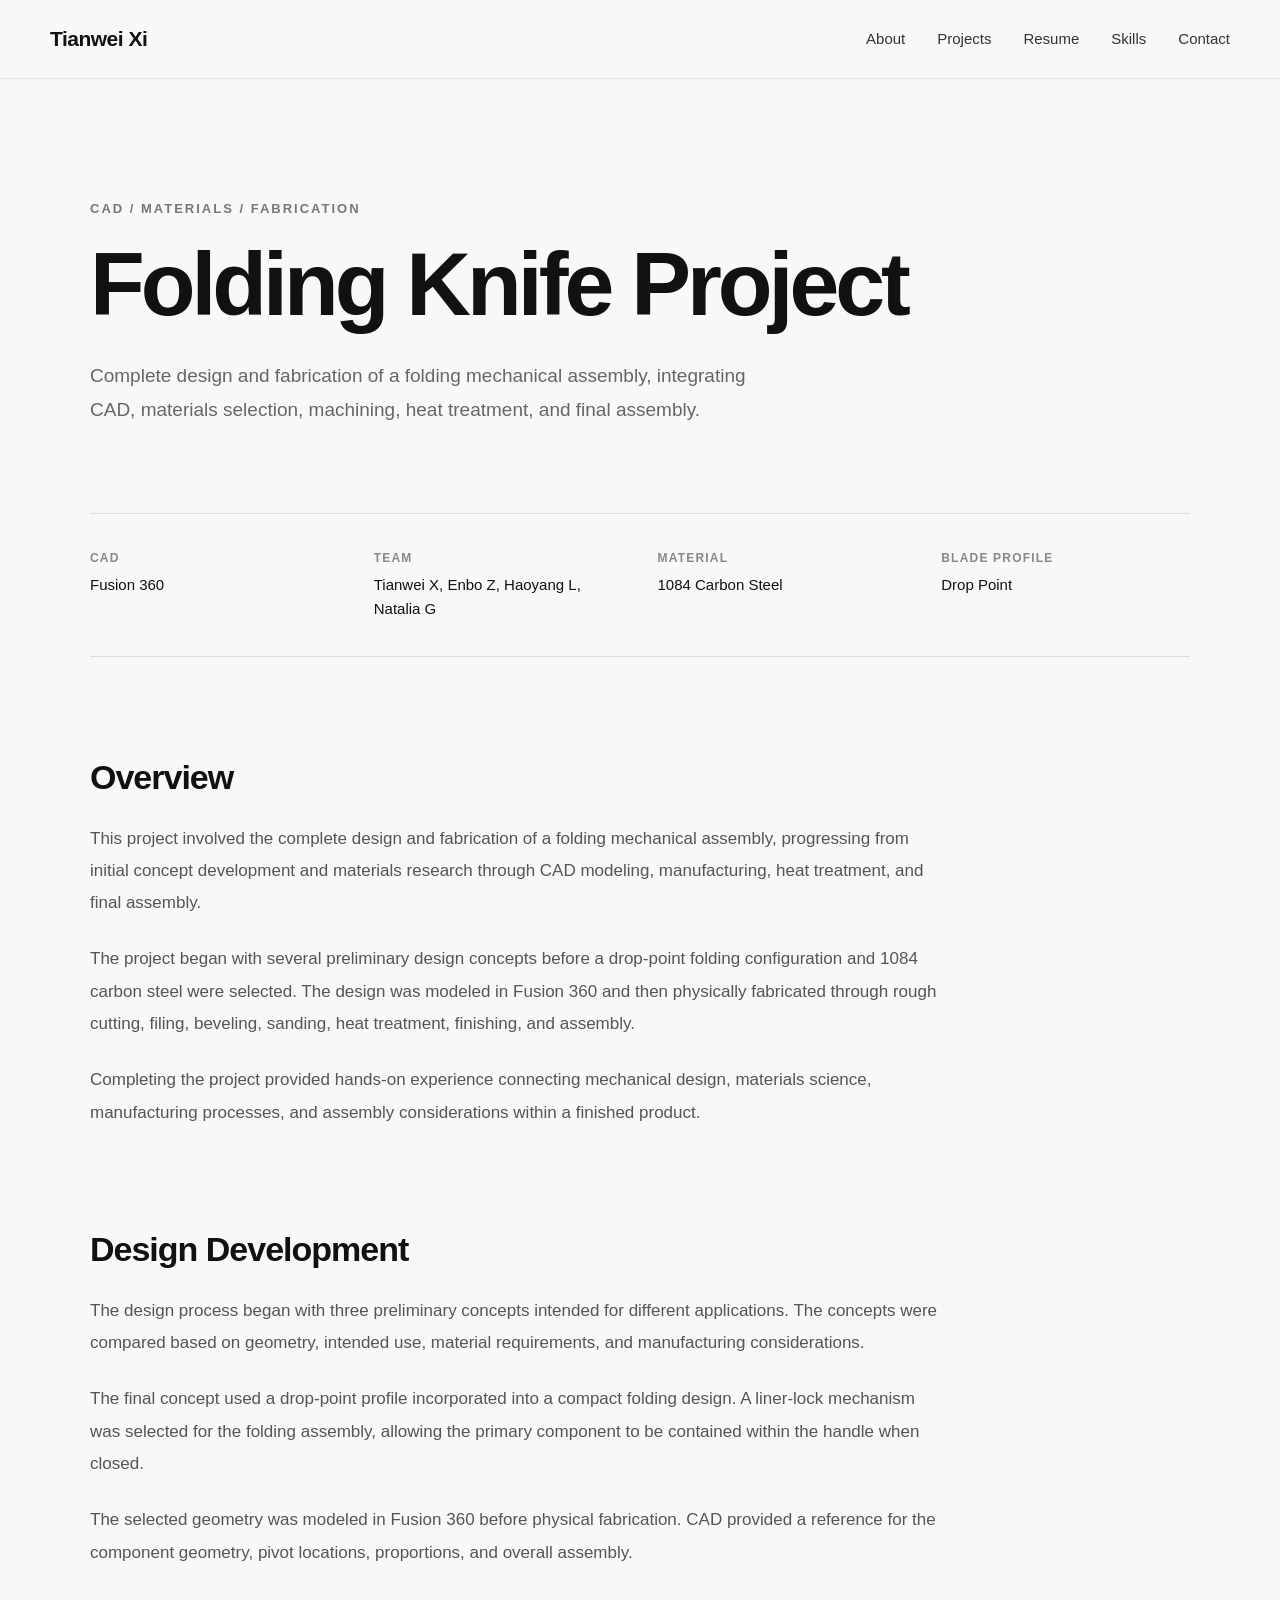
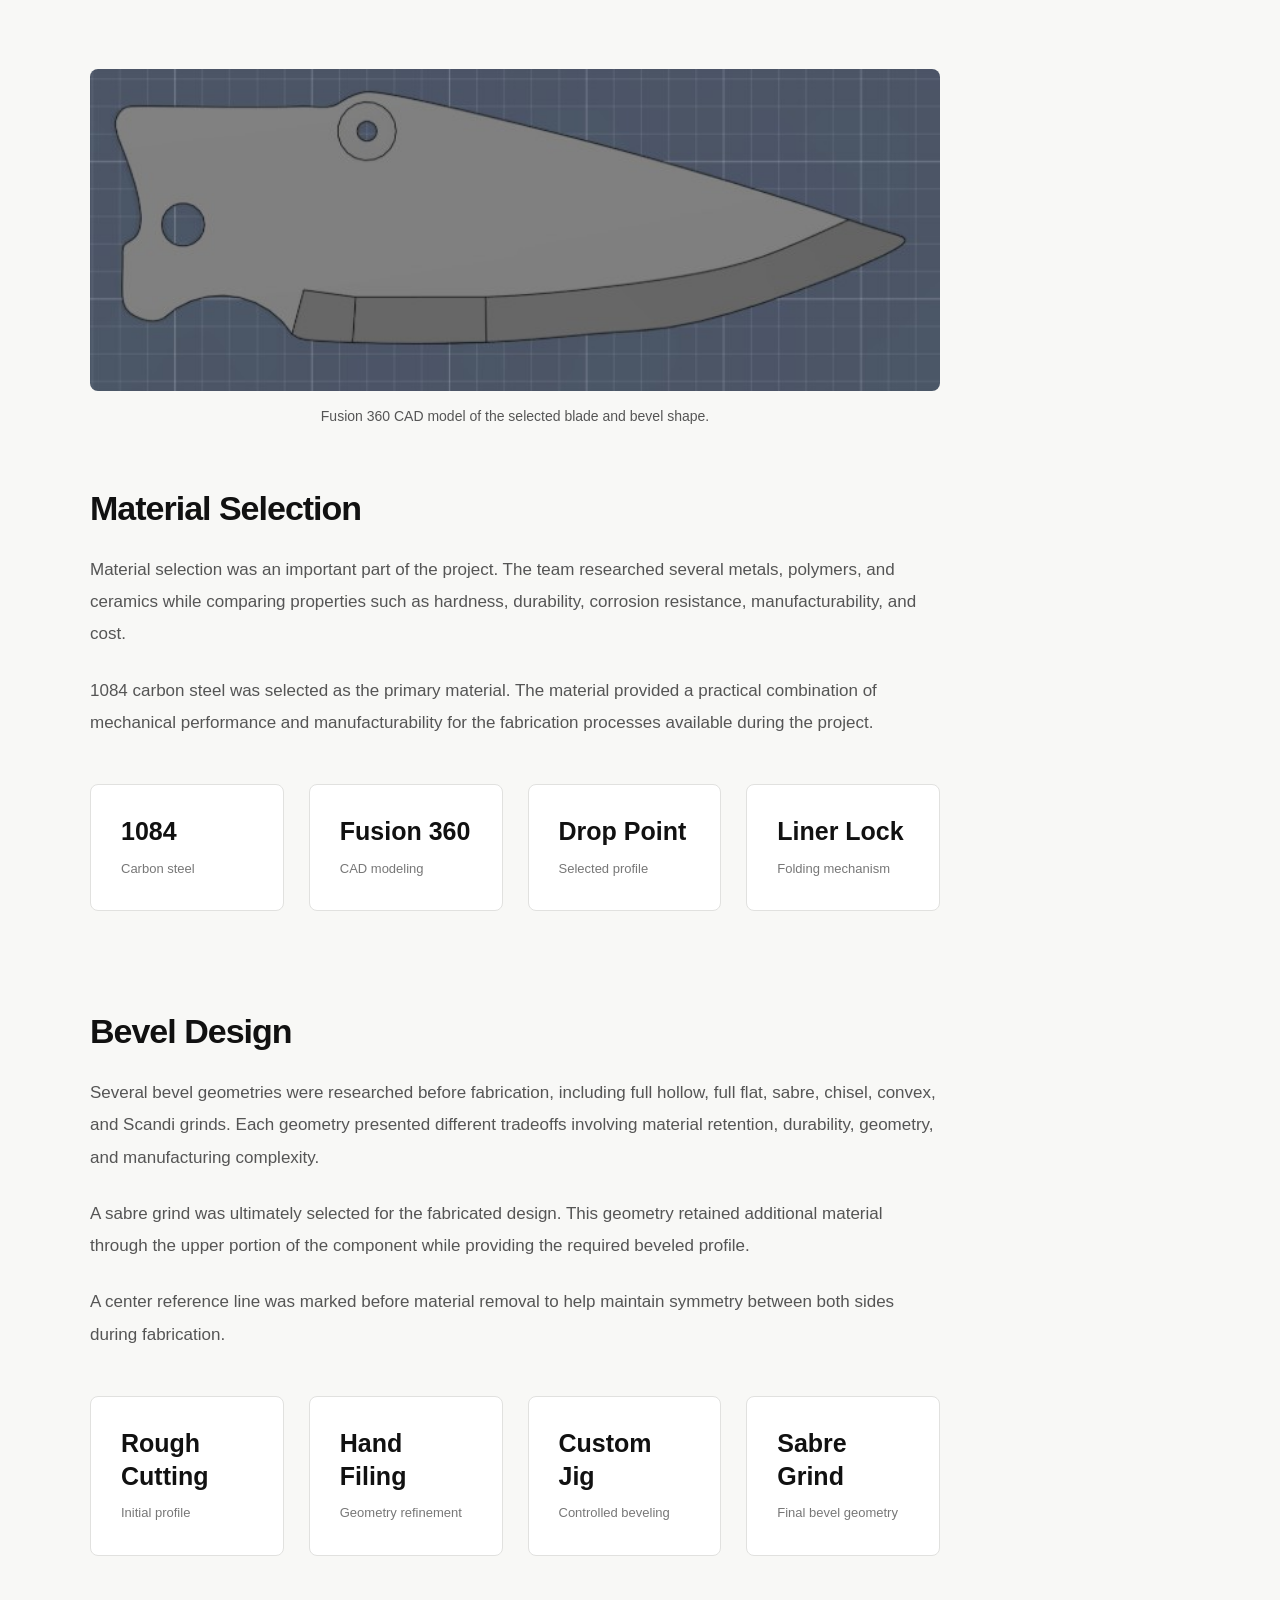
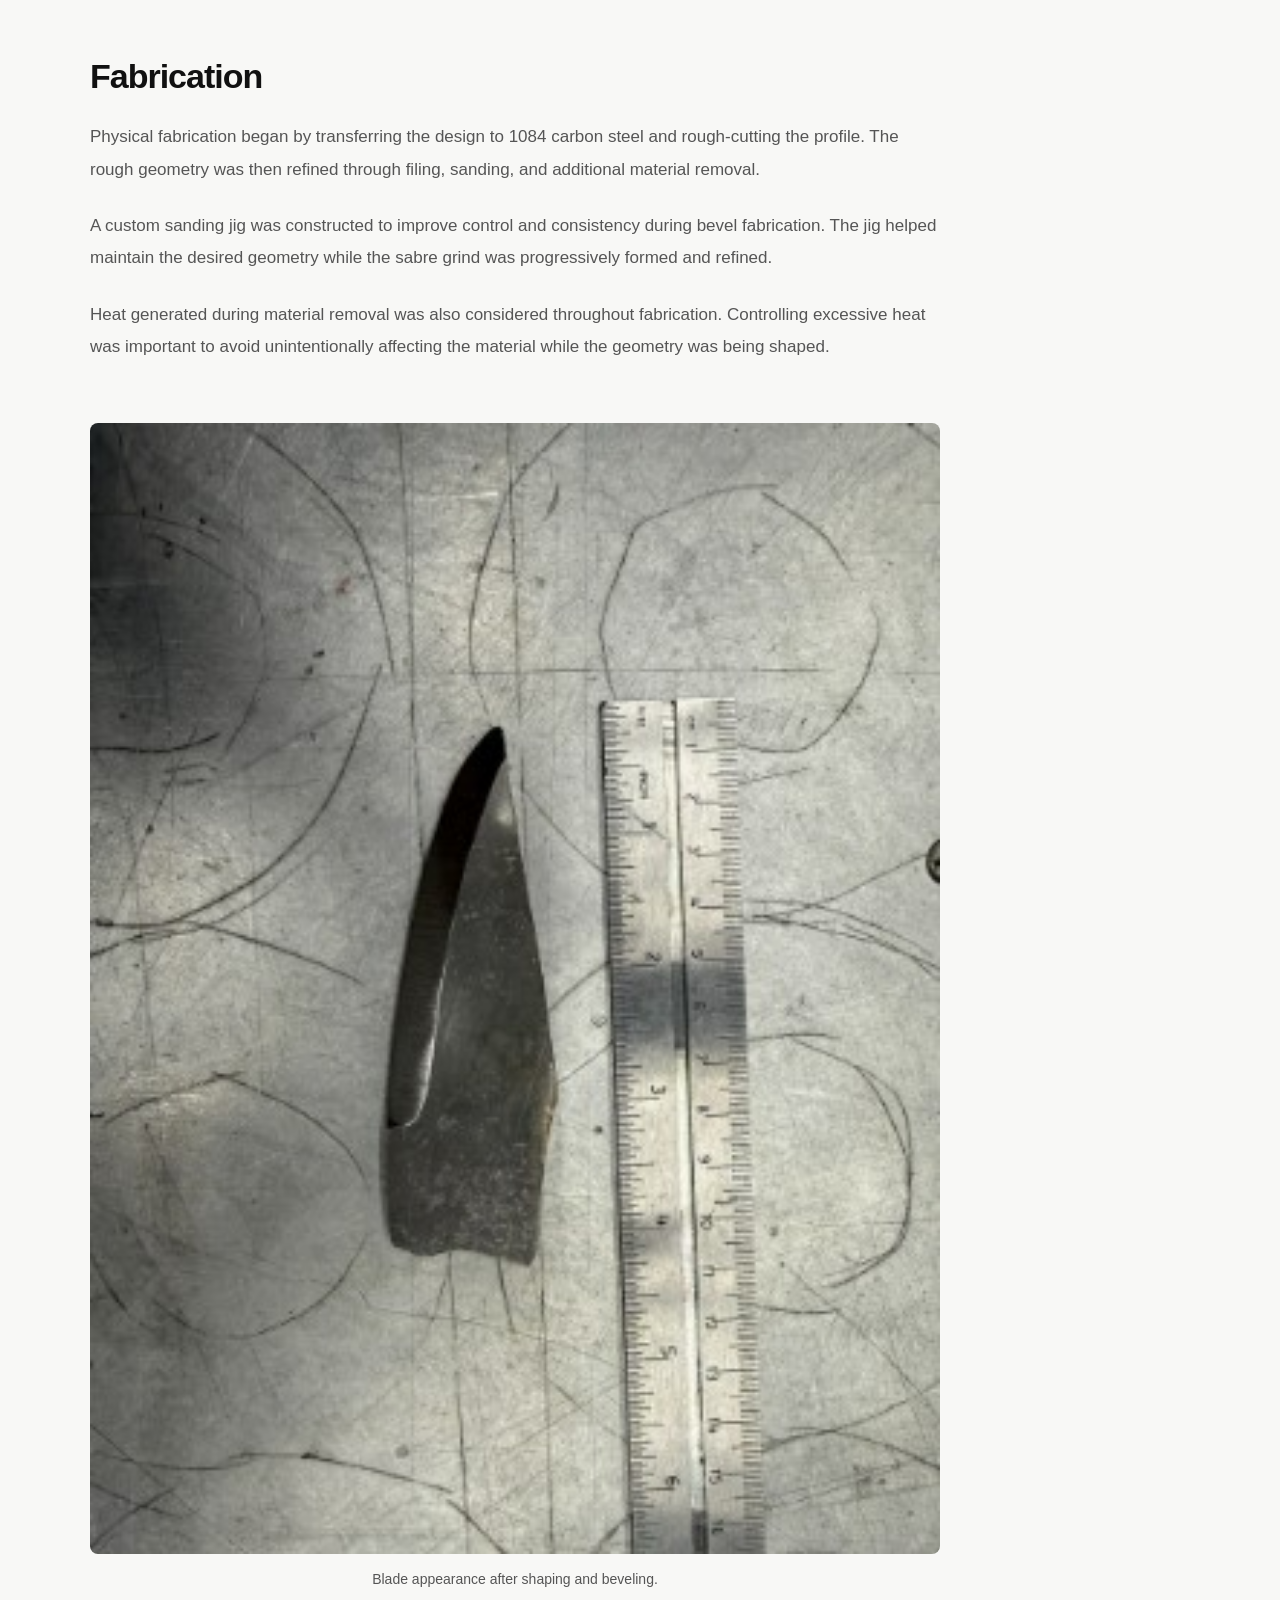
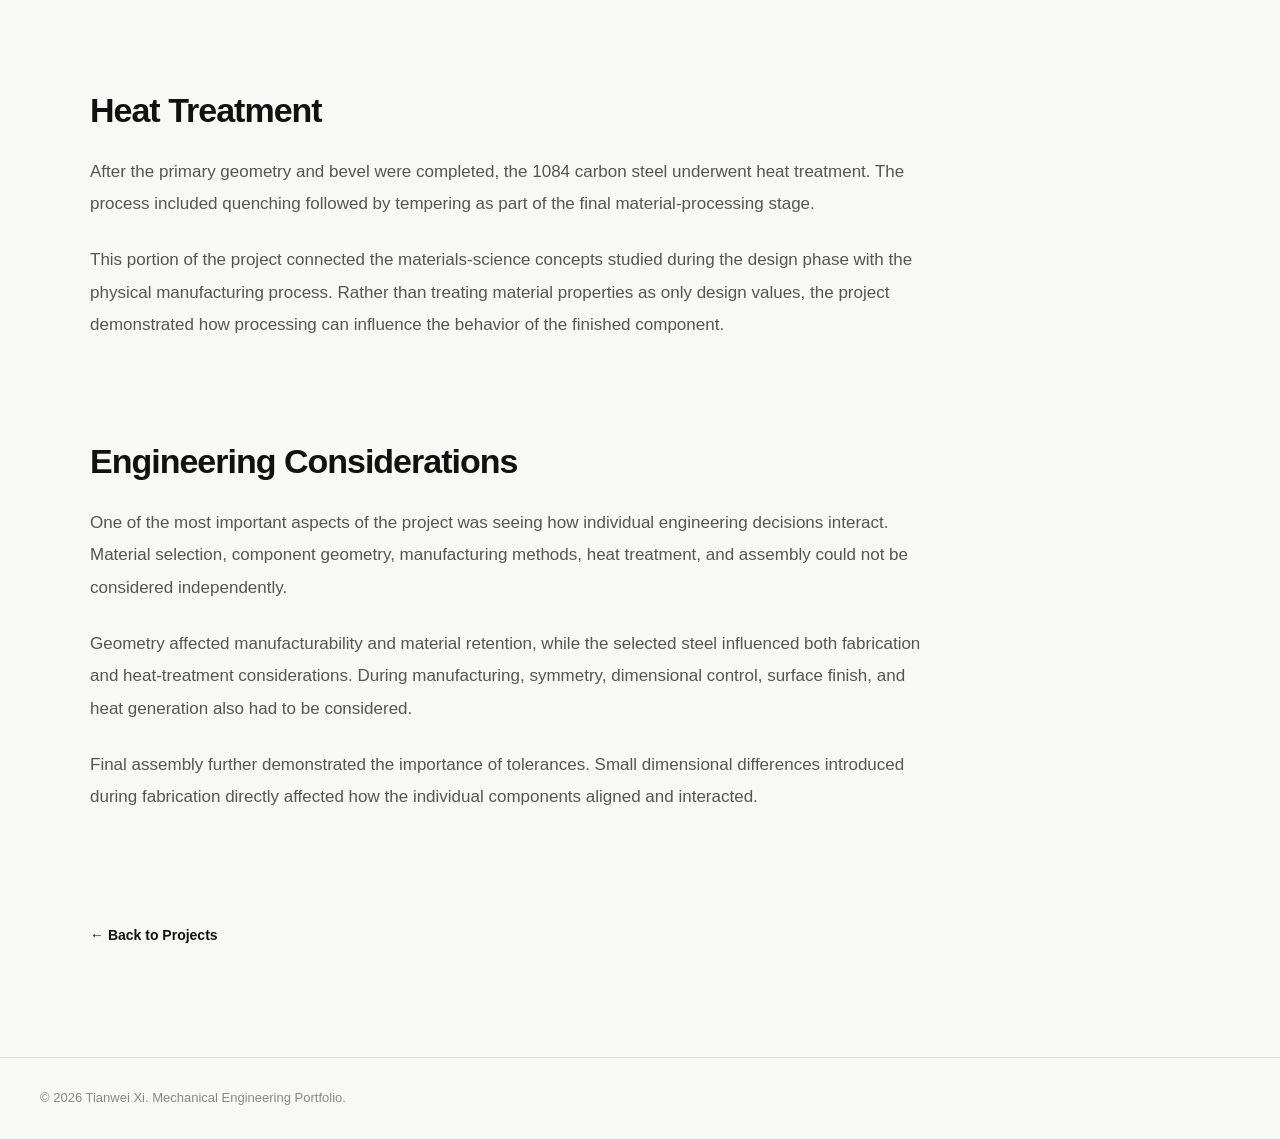
<file: projects/folding-knife.html>
<!DOCTYPE html>
<html lang="en">

<head>
    <meta charset="UTF-8">
    <meta name="viewport" content="width=device-width, initial-scale=1.0">

    <title>Folding Knife Project | Tianwei Xi</title>

    <link rel="stylesheet" href="../style.css">
</head>

<body>

    <nav>
        <div class="nav-container">

            <a href="../index.html" class="logo">
                Tianwei Xi
            </a>

            <div class="nav-links">
                <a href="../index.html#about">About</a>
                <a href="../index.html#projects">Projects</a>
                <a href="../index.html#resume">Resume</a>
                <a href="../index.html#skills">Skills</a>
                <a href="../index.html#contact">Contact</a>
            </div>

        </div>
    </nav>


    <main class="project-page">

        <header class="project-page-header">

            <p class="eyebrow">
                CAD / MATERIALS / FABRICATION
            </p>

            <h1>
                Folding Knife Project
            </h1>

            <p class="project-subtitle">
                Complete design and fabrication of a folding mechanical assembly,
                integrating CAD, materials selection, machining, heat treatment,
                and final assembly.
            </p>

        </header>


        <div class="project-details">

            <div class="project-detail">
                <span>CAD</span>
                <strong>Fusion 360</strong>
            </div>

            <div class="project-detail">
                <span>Team</span>
                <strong>Tianwei X, Enbo Z, Haoyang L, Natalia G</strong>
            </div>

            <div class="project-detail">
                <span>Material</span>
                <strong>1084 Carbon Steel</strong>
            </div>

            <div class="project-detail">
                <span>Blade Profile</span>
                <strong>Drop Point</strong>
            </div>

        </div>


        <div class="project-content">

            <!-- OVERVIEW -->

            <section>

                <h2>
                    Overview
                </h2>

                <p>
                    This project involved the complete design and fabrication
                    of a folding mechanical assembly, progressing from initial
                    concept development and materials research through CAD
                    modeling, manufacturing, heat treatment, and final assembly.
                </p>

                <p>
                    The project began with several preliminary design concepts
                    before a drop-point folding configuration and 1084 carbon
                    steel were selected. The design was modeled in Fusion 360
                    and then physically fabricated through rough cutting,
                    filing, beveling, sanding, heat treatment, finishing,
                    and assembly.
                </p>

                <p>
                    Completing the project provided hands-on experience
                    connecting mechanical design, materials science,
                    manufacturing processes, and assembly considerations
                    within a finished product.
                </p>

            </section>


            <!-- DESIGN DEVELOPMENT -->

            <section>

                <h2>
                    Design Development
                </h2>

                <p>
                    The design process began with three preliminary concepts
                    intended for different applications. The concepts were
                    compared based on geometry, intended use, material
                    requirements, and manufacturing considerations.
                </p>

                <p>
                    The final concept used a drop-point profile incorporated
                    into a compact folding design. A liner-lock mechanism was
                    selected for the folding assembly, allowing the primary
                    component to be contained within the handle when closed.
                </p>

                <p>
                    The selected geometry was modeled in Fusion 360 before
                    physical fabrication. CAD provided a reference for the
                    component geometry, pivot locations, proportions, and
                    overall assembly.
                </p>

            </section>
            
                <figure class="project-figure">
                    <img
                        src="../images/bladecad.jpg"
                        alt="Fusion 360 CAD model of the selected blade and bevel shape"
                    >
                    <figcaption>
                        Fusion 360 CAD model of the selected blade and bevel shape.
                    </figcaption>
                </figure>

            <!-- MATERIAL SELECTION -->

            <section>

                <h2>
                    Material Selection
                </h2>

                <p>
                    Material selection was an important part of the project.
                    The team researched several metals, polymers, and ceramics
                    while comparing properties such as hardness, durability,
                    corrosion resistance, manufacturability, and cost.
                </p>

                <p>
                    1084 carbon steel was selected as the primary material.
                    The material provided a practical combination of mechanical
                    performance and manufacturability for the fabrication
                    processes available during the project.
                </p>

                <div class="project-stats">

                    <div class="project-stat">
                        <strong>1084</strong>
                        <span>Carbon steel</span>
                    </div>

                    <div class="project-stat">
                        <strong>Fusion 360</strong>
                        <span>CAD modeling</span>
                    </div>

                    <div class="project-stat">
                        <strong>Drop Point</strong>
                        <span>Selected profile</span>
                    </div>

                    <div class="project-stat">
                        <strong>Liner Lock</strong>
                        <span>Folding mechanism</span>
                    </div>

                </div>

            </section>


            <!-- BEVEL DESIGN -->

            <section>

                <h2>
                    Bevel Design
                </h2>

                <p>
                    Several bevel geometries were researched before fabrication,
                    including full hollow, full flat, sabre, chisel, convex,
                    and Scandi grinds. Each geometry presented different
                    tradeoffs involving material retention, durability,
                    geometry, and manufacturing complexity.
                </p>

                <p>
                    A sabre grind was ultimately selected for the fabricated
                    design. This geometry retained additional material through
                    the upper portion of the component while providing the
                    required beveled profile.
                </p>

                <p>
                    A center reference line was marked before material removal
                    to help maintain symmetry between both sides during
                    fabrication.
                </p>
              
                <div class="project-stats">

                    <div class="project-stat">
                        <strong>Rough Cutting</strong>
                        <span>Initial profile</span>
                    </div>

                    <div class="project-stat">
                        <strong>Hand Filing</strong>
                        <span>Geometry refinement</span>
                    </div>

                    <div class="project-stat">
                        <strong>Custom Jig</strong>
                        <span>Controlled beveling</span>
                    </div>

                    <div class="project-stat">
                        <strong>Sabre Grind</strong>
                        <span>Final bevel geometry</span>
                    </div>

              
                </div>
            </section>


            <!-- FABRICATION -->

            <section>

                <h2>
                    Fabrication
                </h2>

                <p>
                    Physical fabrication began by transferring the design to
                    1084 carbon steel and rough-cutting the profile. The rough
                    geometry was then refined through filing, sanding, and
                    additional material removal.
                </p>

                <p>
                    A custom sanding jig was constructed to improve control
                    and consistency during bevel fabrication. The jig helped
                    maintain the desired geometry while the sabre grind was
                    progressively formed and refined.
                </p>

                <p>
                    Heat generated during material removal was also considered
                    throughout fabrication. Controlling excessive heat was
                    important to avoid unintentionally affecting the material
                    while the geometry was being shaped.
                </p>
               
                <figure class="project-figure">
                    <img
                        src="../images/bladeirl.jpg"
                        alt="Blade appearance after shaping and beveling"
                    >
                    <figcaption>
                        Blade appearance after shaping and beveling.
                    </figcaption>
              
                </figure>
     
            </section>


            <!-- HEAT TREATMENT -->

            <section>

                <h2>
                    Heat Treatment
                </h2>

                <p>
                    After the primary geometry and bevel were completed, the
                    1084 carbon steel underwent heat treatment. The process
                    included quenching followed by tempering as part of the
                    final material-processing stage.
                </p>

                <p>
                    This portion of the project connected the materials-science
                    concepts studied during the design phase with the physical
                    manufacturing process. Rather than treating material
                    properties as only design values, the project demonstrated
                    how processing can influence the behavior of the finished
                    component.
                </p>
                
            </section>


            <!-- ENGINEERING CONSIDERATIONS -->

            <section>

                <h2>
                    Engineering Considerations
                </h2>

                <p>
                    One of the most important aspects of the project was seeing
                    how individual engineering decisions interact. Material
                    selection, component geometry, manufacturing methods, heat
                    treatment, and assembly could not be considered
                    independently.
                </p>

                <p>
                    Geometry affected manufacturability and material retention,
                    while the selected steel influenced both fabrication and
                    heat-treatment considerations. During manufacturing,
                    symmetry, dimensional control, surface finish, and heat
                    generation also had to be considered.
                </p>

                <p>
                    Final assembly further demonstrated the importance of
                    tolerances. Small dimensional differences introduced
                    during fabrication directly affected how the individual
                    components aligned and interacted.
                </p>

            </section>


        <a
            href="../index.html#projects"
            class="back-link"
        >
            ← Back to Projects
        </a>

    </main>


    <footer>

        <div class="container">

            <p>
                © 2026 Tianwei Xi. Mechanical Engineering Portfolio.
            </p>

        </div>

    </footer>

</body>
</html>
</file>
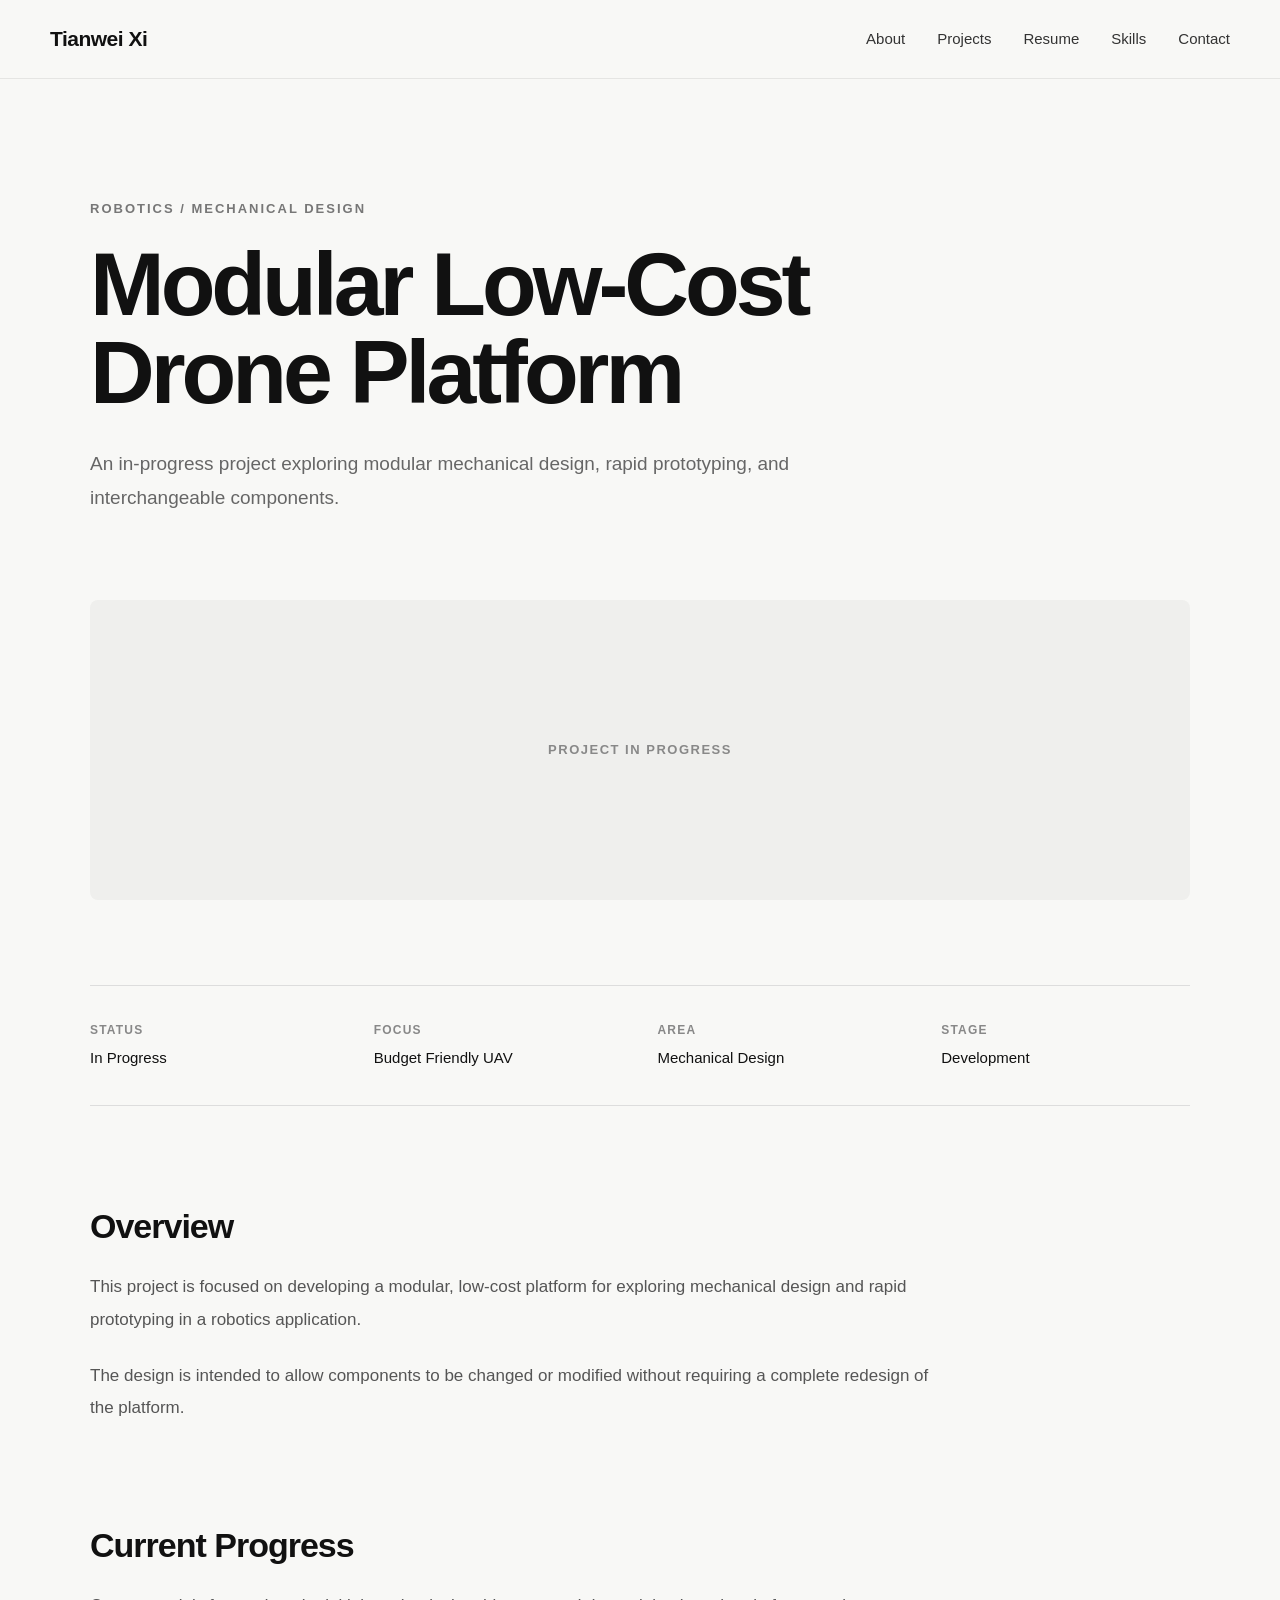
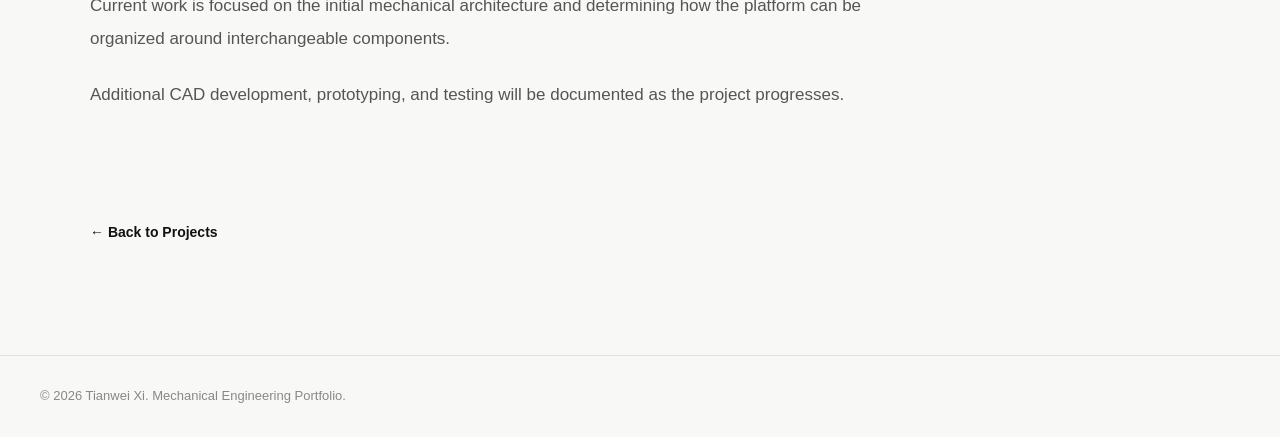
<file: projects/modular-drone.html>
<!DOCTYPE html>
<html lang="en">

<head>
    <meta charset="UTF-8">
    <meta name="viewport" content="width=device-width, initial-scale=1.0">

    <title>Modular Low-Cost Drone Platform | Tianwei Xi</title>

    <link rel="stylesheet" href="../style.css">
</head>

<body>

    <nav>
        <div class="nav-container">

            <a href="../index.html" class="logo">
                Tianwei Xi
            </a>

            <div class="nav-links">
                <a href="../index.html#about">About</a>
                <a href="../index.html#projects">Projects</a>
                <a href="../index.html#resume">Resume</a>
                <a href="../index.html#skills">Skills</a>
                <a href="../index.html#contact">Contact</a>
            </div>

        </div>
    </nav>


    <main class="project-page">

        <header class="project-page-header">

            <p class="eyebrow">
                ROBOTICS / MECHANICAL DESIGN
            </p>

            <h1>
                Modular Low-Cost Drone Platform
            </h1>

            <p class="project-subtitle">
                An in-progress project exploring modular mechanical design,
                rapid prototyping, and interchangeable components.
            </p>

        </header>


        <div class="project-placeholder project-main-image">
            PROJECT IN PROGRESS
        </div>


        <div class="project-details">

            <div class="project-detail">
                <span>Status</span>
                <strong>In Progress</strong>
            </div>

            <div class="project-detail">
                <span>Focus</span>
                <strong>Budget Friendly UAV</strong>
            </div>

            <div class="project-detail">
                <span>Area</span>
                <strong>Mechanical Design</strong>
            </div>

            <div class="project-detail">
                <span>Stage</span>
                <strong>Development</strong>
            </div>

        </div>


        <div class="project-content">

            <section>

                <h2>
                    Overview
                </h2>

                <p>
                    This project is focused on developing a modular, low-cost
                    platform for exploring mechanical design and rapid
                    prototyping in a robotics application.
                </p>

                <p>
                    The design is intended to allow components to be changed
                    or modified without requiring a complete redesign of the
                    platform.
                </p>

            </section>


            <section>

                <h2>
                    Current Progress
                </h2>

                <p>
                    Current work is focused on the initial mechanical
                    architecture and determining how the platform can be
                    organized around interchangeable components.
                </p>

                <p>
                    Additional CAD development, prototyping, and testing will
                    be documented as the project progresses.
                </p>

            </section>

        </div>


        <a
            href="../index.html#projects"
            class="back-link"
        >
            ← Back to Projects
        </a>

    </main>


    <footer>

        <div class="container">

            <p>
                © 2026 Tianwei Xi. Mechanical Engineering Portfolio.
            </p>

        </div>

    </footer>

</body>
</html>
</file>
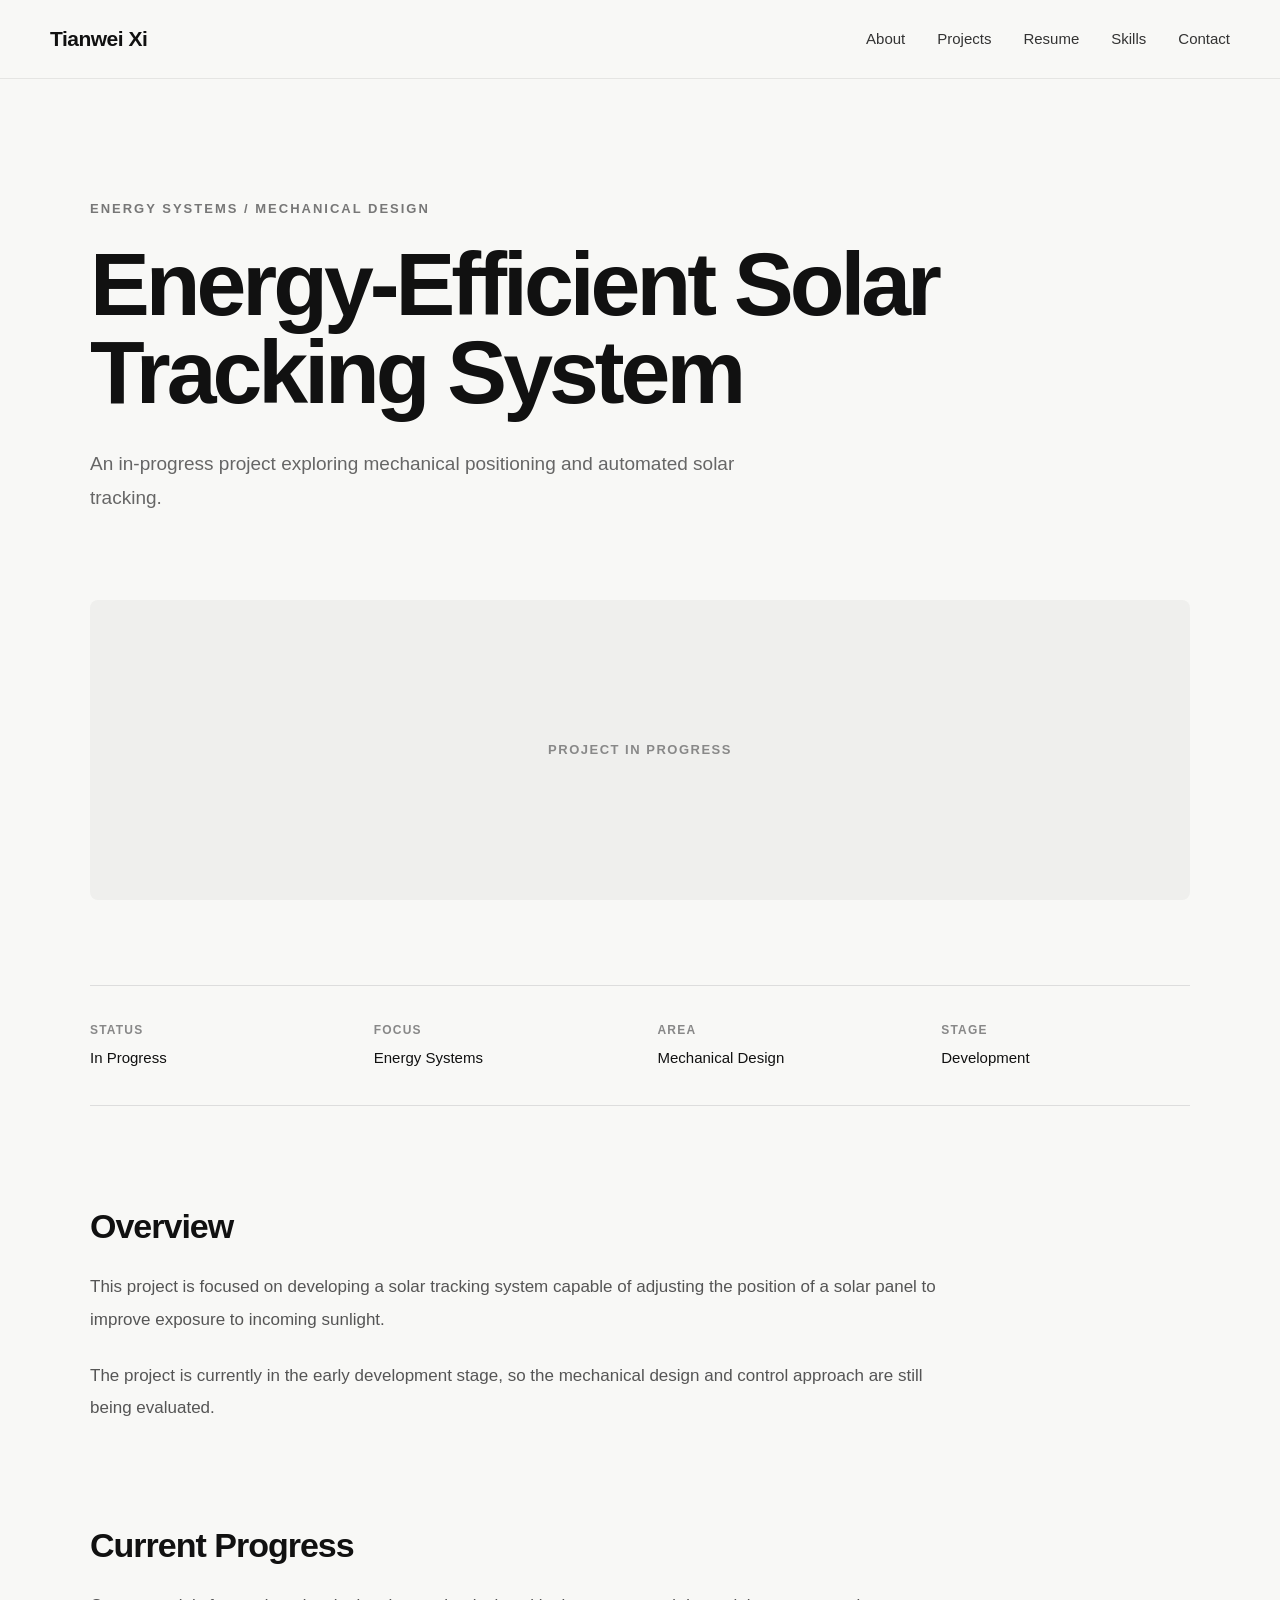
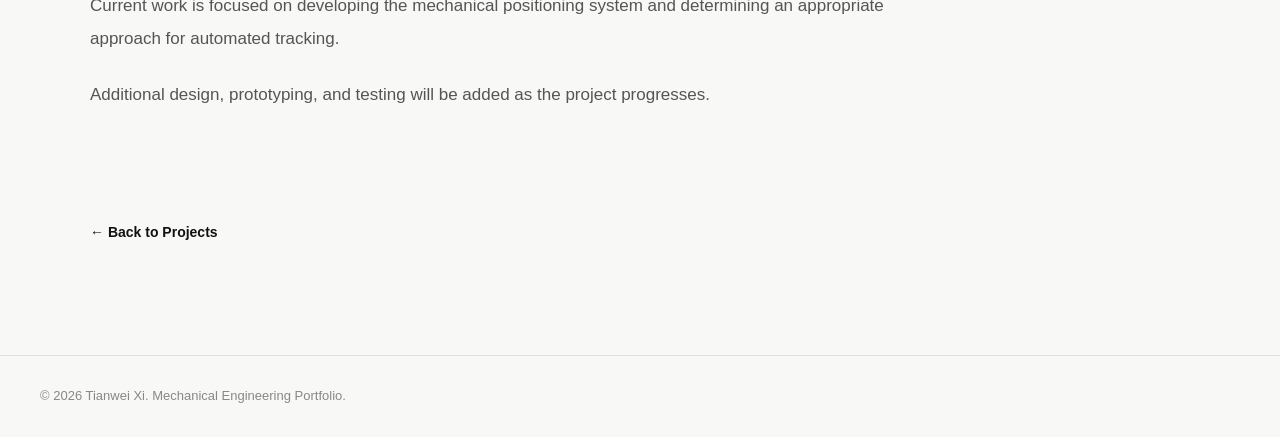
<file: projects/solar-tracker.html>
<!DOCTYPE html>
<html lang="en">

<head>
    <meta charset="UTF-8">
    <meta name="viewport" content="width=device-width, initial-scale=1.0">

    <title>Solar Tracking System | Tianwei Xi</title>

    <link rel="stylesheet" href="../style.css">
</head>

<body>

    <nav>
        <div class="nav-container">

            <a href="../index.html" class="logo">
                Tianwei Xi
            </a>

            <div class="nav-links">
                <a href="../index.html#about">About</a>
                <a href="../index.html#projects">Projects</a>
                <a href="../index.html#resume">Resume</a>
                <a href="../index.html#skills">Skills</a>
                <a href="../index.html#contact">Contact</a>
            </div>

        </div>
    </nav>


    <main class="project-page">

        <header class="project-page-header">

            <p class="eyebrow">
                ENERGY SYSTEMS / MECHANICAL DESIGN
            </p>

            <h1>
                Energy-Efficient Solar Tracking System
            </h1>

            <p class="project-subtitle">
                An in-progress project exploring mechanical positioning and
                automated solar tracking.
            </p>

        </header>


        <div class="project-placeholder project-main-image">
            PROJECT IN PROGRESS
        </div>


        <div class="project-details">

            <div class="project-detail">
                <span>Status</span>
                <strong>In Progress</strong>
            </div>

            <div class="project-detail">
                <span>Focus</span>
                <strong>Energy Systems</strong>
            </div>

            <div class="project-detail">
                <span>Area</span>
                <strong>Mechanical Design</strong>
            </div>

            <div class="project-detail">
                <span>Stage</span>
                <strong>Development</strong>
            </div>

        </div>


        <div class="project-content">

            <section>

                <h2>
                    Overview
                </h2>

                <p>
                    This project is focused on developing a solar tracking
                    system capable of adjusting the position of a solar panel
                    to improve exposure to incoming sunlight.
                </p>

                <p>
                    The project is currently in the early development stage,
                    so the mechanical design and control approach are still
                    being evaluated.
                </p>

            </section>


            <section>

                <h2>
                    Current Progress
                </h2>

                <p>
                    Current work is focused on developing the mechanical
                    positioning system and determining an appropriate approach
                    for automated tracking.
                </p>

                <p>
                    Additional design, prototyping, and testing will be added
                    as the project progresses.
                </p>

            </section>

        </div>


        <a
            href="../index.html#projects"
            class="back-link"
        >
            ← Back to Projects
        </a>

    </main>


    <footer>

        <div class="container">

            <p>
                © 2026 Tianwei Xi. Mechanical Engineering Portfolio.
            </p>

        </div>

    </footer>

</body>
</html>
</file>
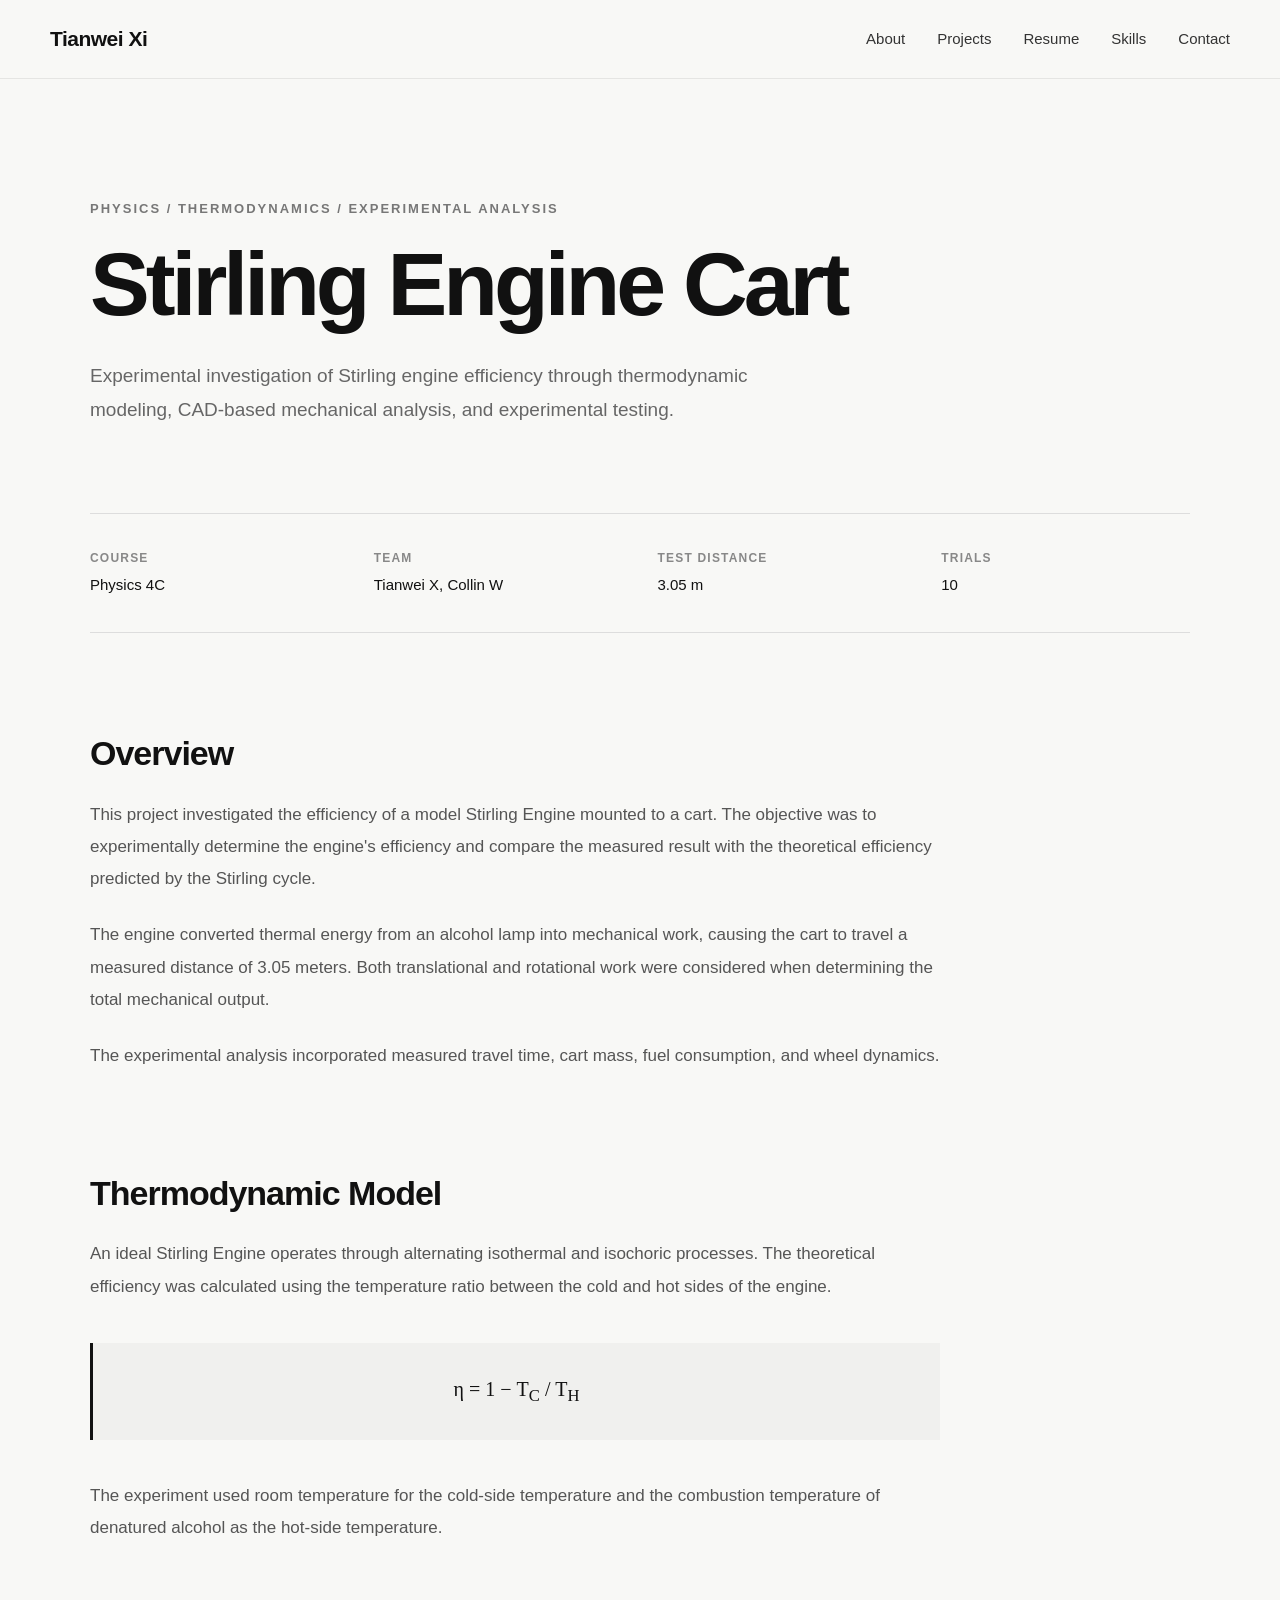
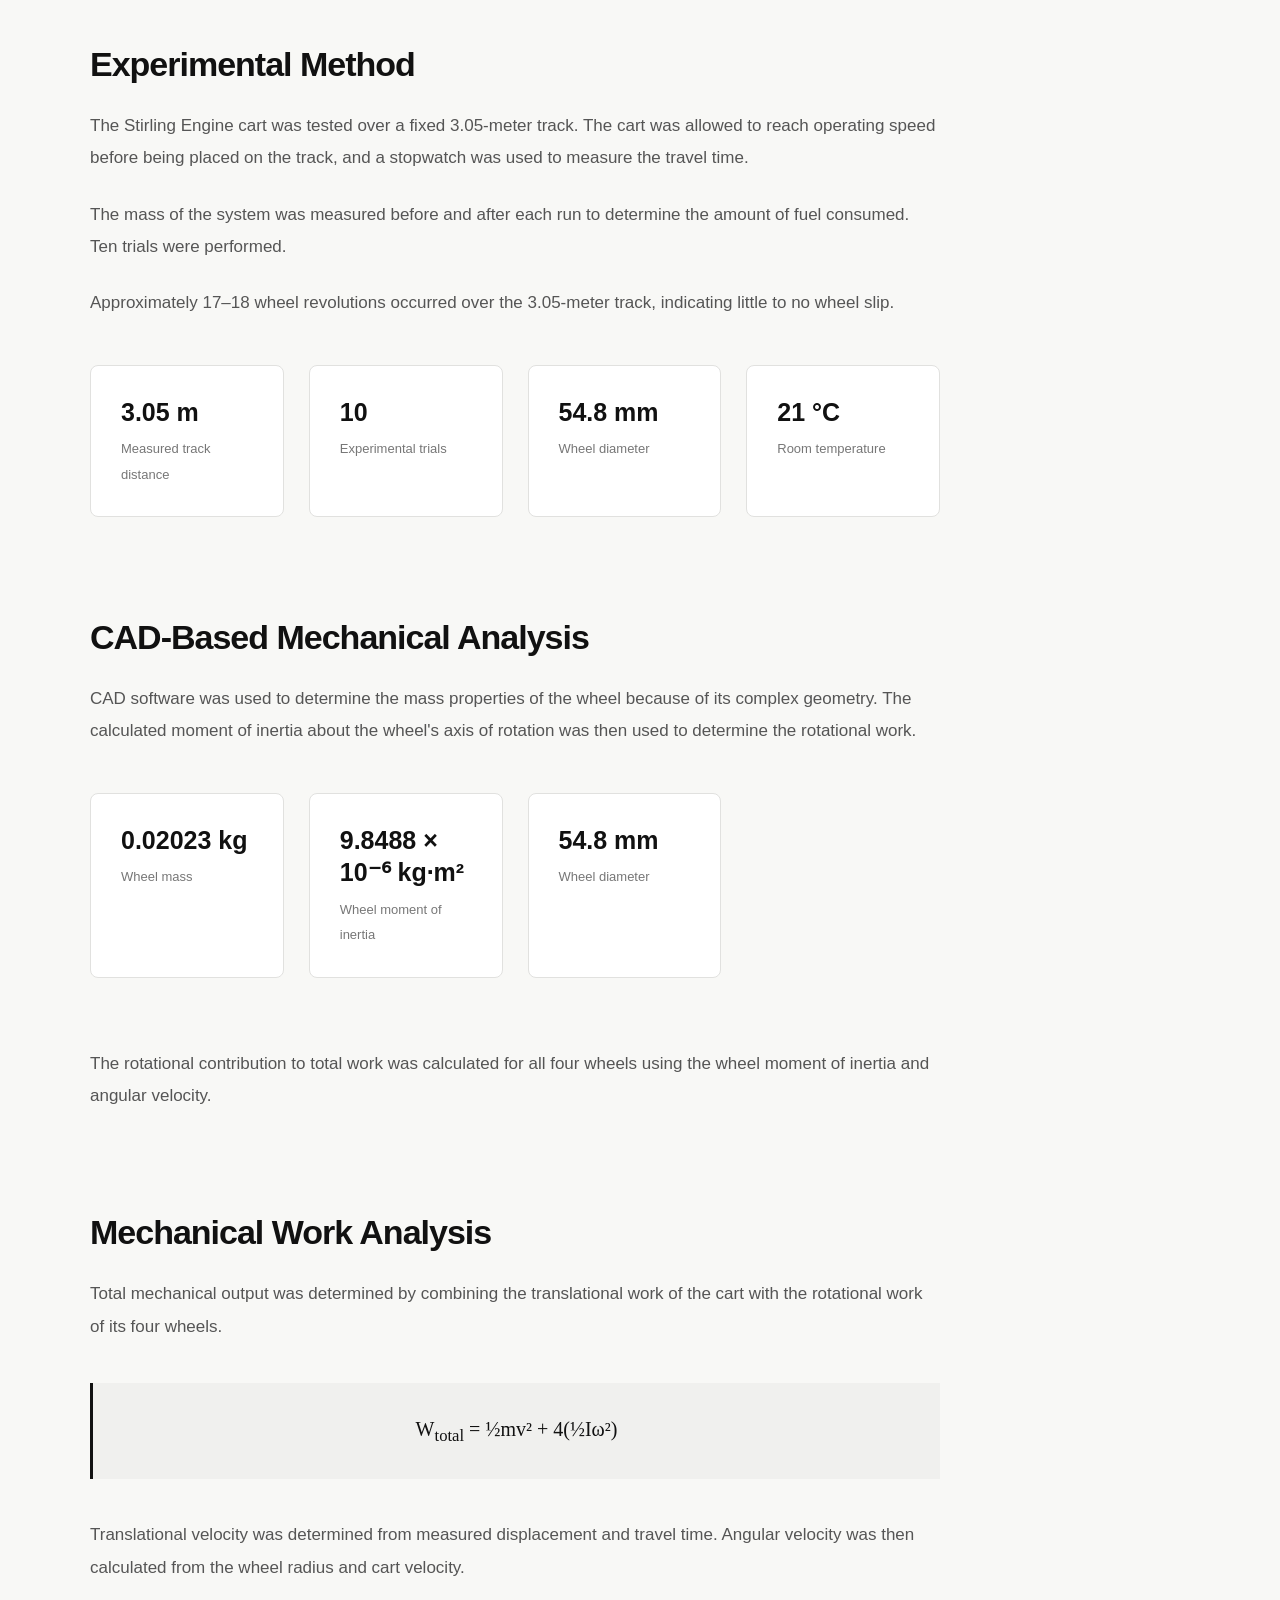
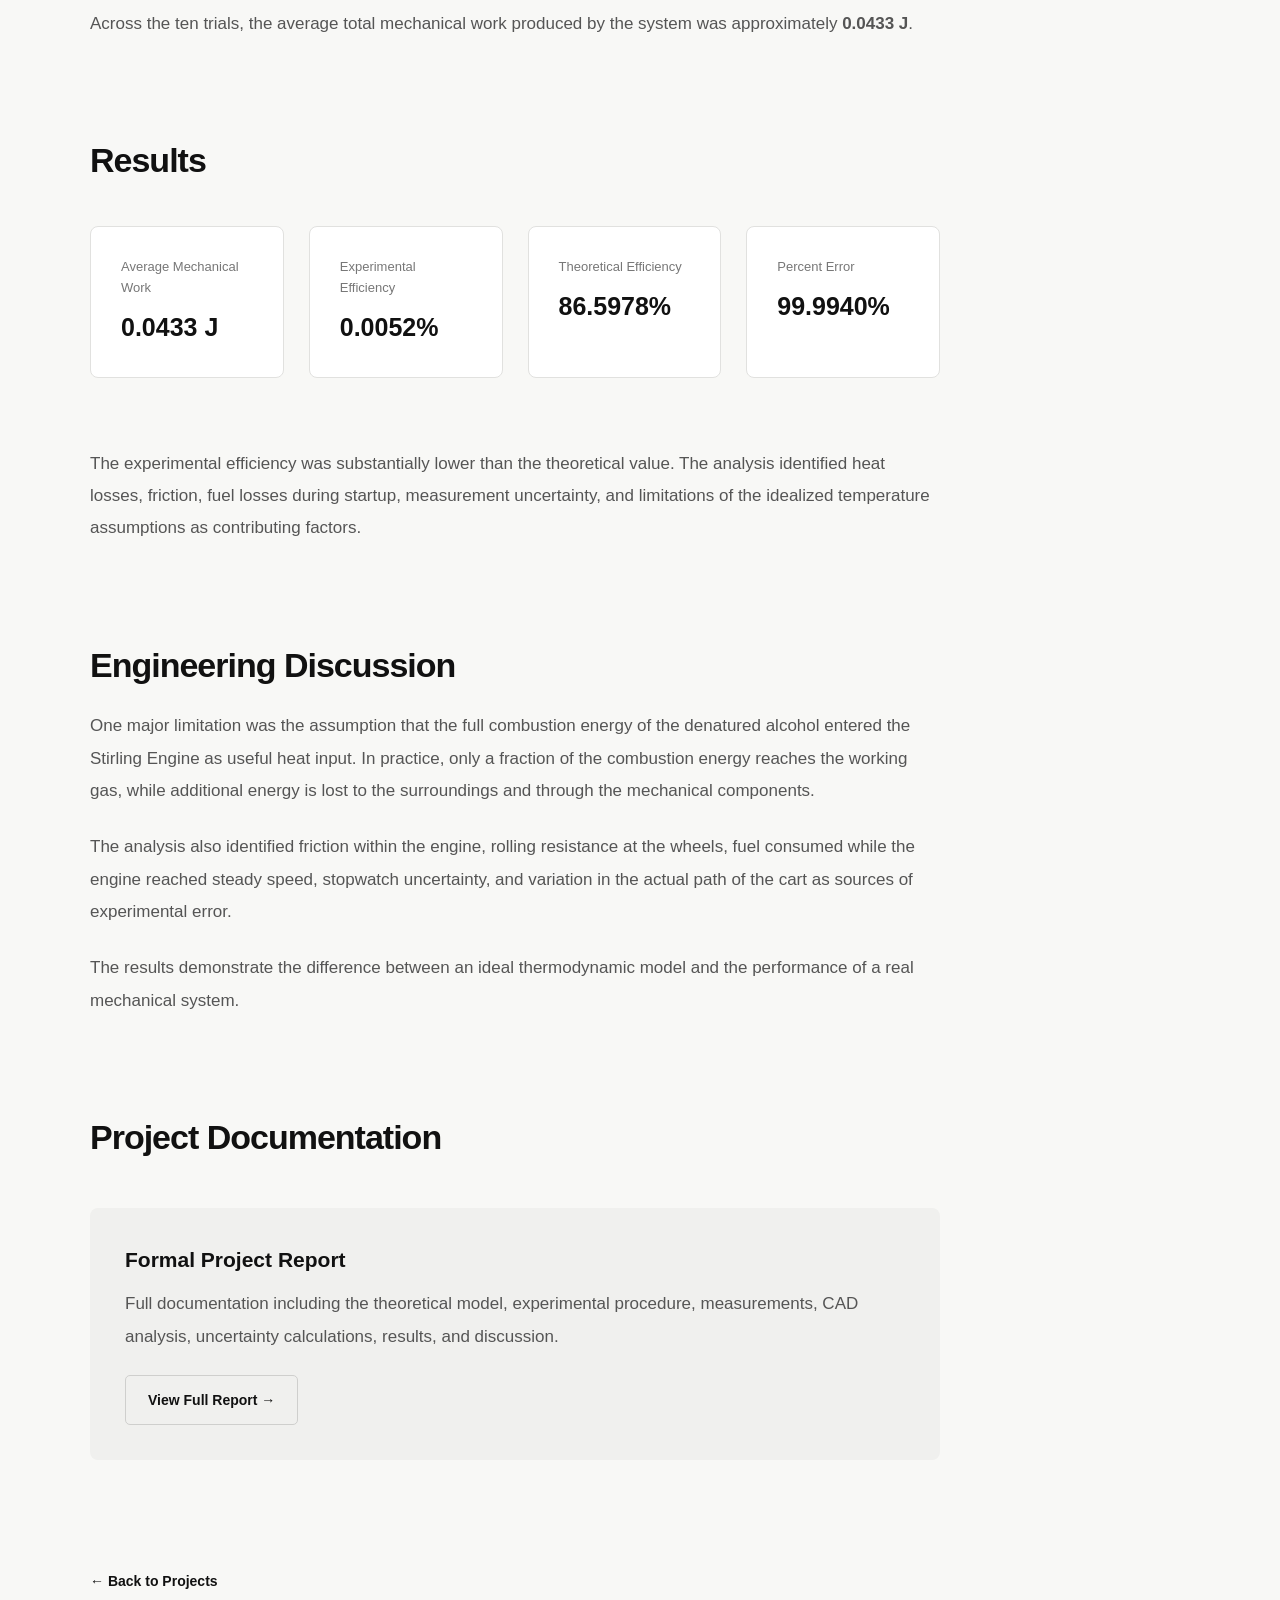
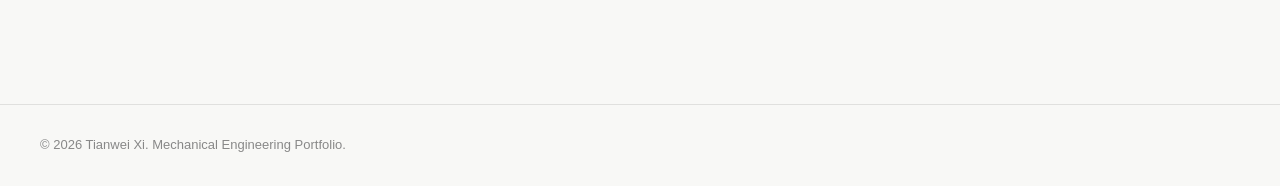
<file: projects/stirling-engine.html>
<!DOCTYPE html>
<html lang="en">

<head>
    <meta charset="UTF-8">
    <meta name="viewport" content="width=device-width, initial-scale=1.0">

    <title>Stirling Engine Cart | Tianwei Xi</title>

    <link rel="stylesheet" href="../style.css">
</head>

<body>

    <nav>
        <div class="nav-container">

            <a href="../index.html" class="logo">
                Tianwei Xi
            </a>

            <div class="nav-links">
                <a href="../index.html#about">About</a>
                <a href="../index.html#projects">Projects</a>
                <a href="../index.html#resume">Resume</a>
                <a href="../index.html#skills">Skills</a>
                <a href="../index.html#contact">Contact</a>
            </div>

        </div>
    </nav>


    <main class="project-page">

        <header class="project-page-header">

            <p class="eyebrow">
                PHYSICS / THERMODYNAMICS / EXPERIMENTAL ANALYSIS
            </p>

            <h1>
                Stirling Engine Cart
            </h1>

            <p class="project-subtitle">
                Experimental investigation of Stirling engine efficiency
                through thermodynamic modeling, CAD-based mechanical
                analysis, and experimental testing.
            </p>

        </header>


        <div class="project-details">

            <div class="project-detail">
                <span>Course</span>
                <strong>Physics 4C</strong>
            </div>

            <div class="project-detail">
                <span>Team</span>
                <strong>Tianwei X, Collin W</strong>
            </div>

            <div class="project-detail">
                <span>Test Distance</span>
                <strong>3.05 m</strong>
            </div>

            <div class="project-detail">
                <span>Trials</span>
                <strong>10</strong>
            </div>

        </div>


        <div class="project-content">

            <section>

                <h2>
                    Overview
                </h2>

                <p>
                    This project investigated the efficiency of a model
                    Stirling Engine mounted to a cart. The objective was to
                    experimentally determine the engine's efficiency and
                    compare the measured result with the theoretical
                    efficiency predicted by the Stirling cycle.
                </p>

                <p>
                    The engine converted thermal energy from an alcohol lamp
                    into mechanical work, causing the cart to travel a
                    measured distance of 3.05 meters. Both translational and
                    rotational work were considered when determining the total
                    mechanical output.
                </p>

                <p>
                    The experimental analysis incorporated measured travel
                    time, cart mass, fuel consumption, and wheel dynamics.
                </p>

            </section>


            <section>

                <h2>
                    Thermodynamic Model
                </h2>

                <p>
                    An ideal Stirling Engine operates through alternating
                    isothermal and isochoric processes. The theoretical
                    efficiency was calculated using the temperature ratio
                    between the cold and hot sides of the engine.
                </p>

                <div class="equation">
                    η = 1 − T<sub>C</sub> / T<sub>H</sub>
                </div>

                <p>
                    The experiment used room temperature for the cold-side
                    temperature and the combustion temperature of denatured
                    alcohol as the hot-side temperature.
                </p>

            </section>


            <section>

                <h2>
                    Experimental Method
                </h2>

                <p>
                    The Stirling Engine cart was tested over a fixed
                    3.05-meter track. The cart was allowed to reach operating
                    speed before being placed on the track, and a stopwatch
                    was used to measure the travel time.
                </p>

                <p>
                    The mass of the system was measured before and after each
                    run to determine the amount of fuel consumed. Ten trials
                    were performed.
                </p>

                <p>
                    Approximately 17–18 wheel revolutions occurred over the
                    3.05-meter track, indicating little to no wheel slip.
                </p>

                <div class="project-stats">

                    <div class="project-stat">
                        <strong>3.05 m</strong>
                        <span>Measured track distance</span>
                    </div>

                    <div class="project-stat">
                        <strong>10</strong>
                        <span>Experimental trials</span>
                    </div>

                    <div class="project-stat">
                        <strong>54.8 mm</strong>
                        <span>Wheel diameter</span>
                    </div>

                    <div class="project-stat">
                        <strong>21 °C</strong>
                        <span>Room temperature</span>
                    </div>

                </div>

            </section>


            <section>

                <h2>
                    CAD-Based Mechanical Analysis
                </h2>

                <p>
                    CAD software was used to determine the mass properties of
                    the wheel because of its complex geometry. The calculated
                    moment of inertia about the wheel's axis of rotation was
                    then used to determine the rotational work.
                </p>

                <div class="project-stats">

                    <div class="project-stat">
                        <strong>0.02023 kg</strong>
                        <span>Wheel mass</span>
                    </div>

                    <div class="project-stat">
                        <strong>9.8488 × 10⁻⁶ kg·m²</strong>
                        <span>Wheel moment of inertia</span>
                    </div>

                    <div class="project-stat">
                        <strong>54.8 mm</strong>
                        <span>Wheel diameter</span>
                    </div>

                </div>

                <p>
                    The rotational contribution to total work was calculated
                    for all four wheels using the wheel moment of inertia and
                    angular velocity.
                </p>

            </section>


            <section>

                <h2>
                    Mechanical Work Analysis
                </h2>

                <p>
                    Total mechanical output was determined by combining the
                    translational work of the cart with the rotational work
                    of its four wheels.
                </p>

                <div class="equation">
                    W<sub>total</sub> =
                    ½mv² +
                    4(½Iω²)
                </div>

                <p>
                    Translational velocity was determined from measured
                    displacement and travel time. Angular velocity was then
                    calculated from the wheel radius and cart velocity.
                </p>

                <p>
                    Across the ten trials, the average total mechanical work
                    produced by the system was approximately
                    <strong>0.0433 J</strong>.
                </p>

            </section>


            <section>

                <h2>
                    Results
                </h2>

                <div class="results-grid">

                    <div class="result-card">
                        <span>Average Mechanical Work</span>
                        <strong>0.0433 J</strong>
                    </div>

                    <div class="result-card">
                        <span>Experimental Efficiency</span>
                        <strong>0.0052%</strong>
                    </div>

                    <div class="result-card">
                        <span>Theoretical Efficiency</span>
                        <strong>86.5978%</strong>
                    </div>

                    <div class="result-card">
                        <span>Percent Error</span>
                        <strong>99.9940%</strong>
                    </div>

                </div>

                <p>
                    The experimental efficiency was substantially lower than
                    the theoretical value. The analysis identified heat
                    losses, friction, fuel losses during startup, measurement
                    uncertainty, and limitations of the idealized temperature
                    assumptions as contributing factors.
                </p>

            </section>


            <section>

                <h2>
                    Engineering Discussion
                </h2>

                <p>
                    One major limitation was the assumption that the full
                    combustion energy of the denatured alcohol entered the
                    Stirling Engine as useful heat input. In practice, only a
                    fraction of the combustion energy reaches the working gas,
                    while additional energy is lost to the surroundings and
                    through the mechanical components.
                </p>

                <p>
                    The analysis also identified friction within the engine,
                    rolling resistance at the wheels, fuel consumed while the
                    engine reached steady speed, stopwatch uncertainty, and
                    variation in the actual path of the cart as sources of
                    experimental error.
                </p>

                <p>
                    The results demonstrate the difference between an ideal
                    thermodynamic model and the performance of a real
                    mechanical system.
                </p>

            </section>


            <section>

                <h2>
                    Project Documentation
                </h2>

                <div class="project-document">

                    <h3>
                        Formal Project Report
                    </h3>

                    <p>
                        Full documentation including the theoretical model,
                        experimental procedure, measurements, CAD analysis,
                        uncertainty calculations, results, and discussion.
                    </p>

                    <a
                        href="../projects/stirling.pdf"
                        target="_blank"
                        class="button button-secondary"
                    >
                        View Full Report →
                    </a>

                </div>

            </section>

        </div>


        <a
            href="../index.html#projects"
            class="back-link"
        >
            ← Back to Projects
        </a>

    </main>


    <footer>

        <div class="container">

            <p>
                © 2026 Tianwei Xi. Mechanical Engineering Portfolio.
            </p>

        </div>

    </footer>

</body>
</html>
</file>
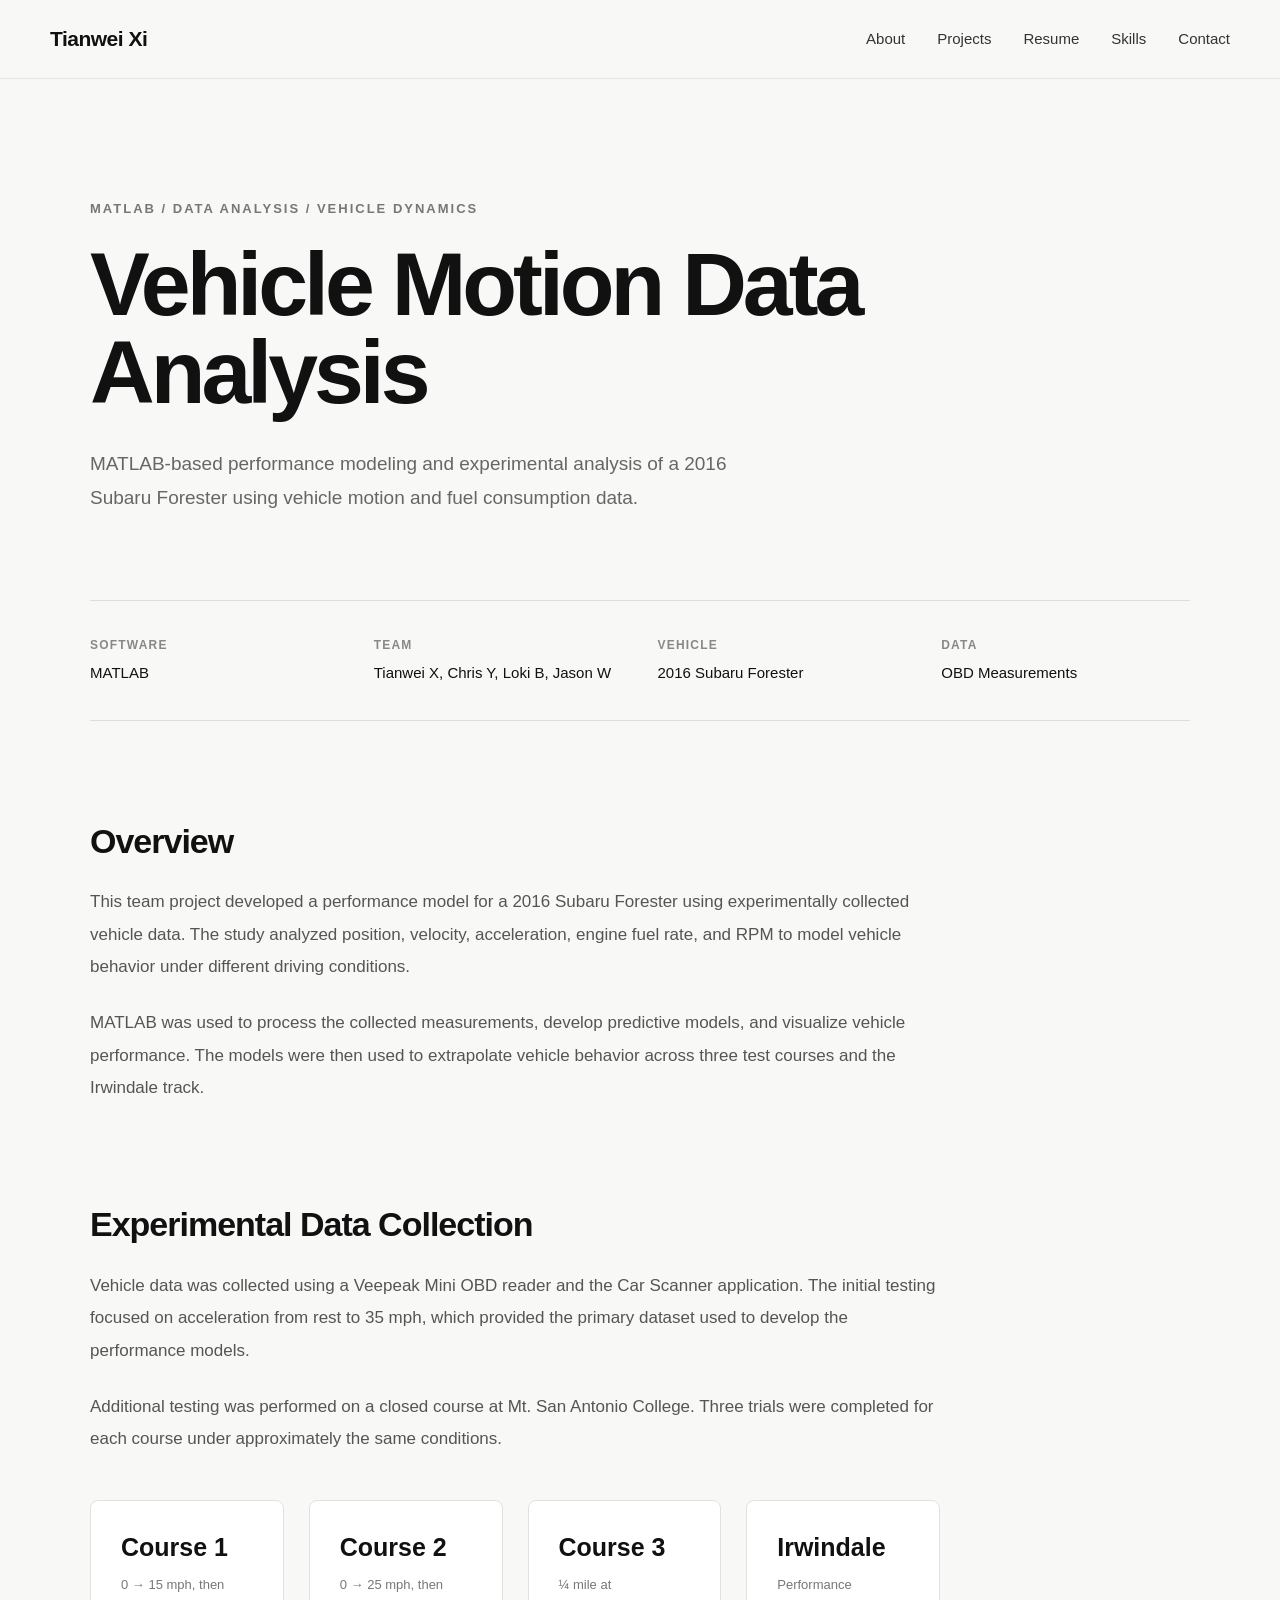
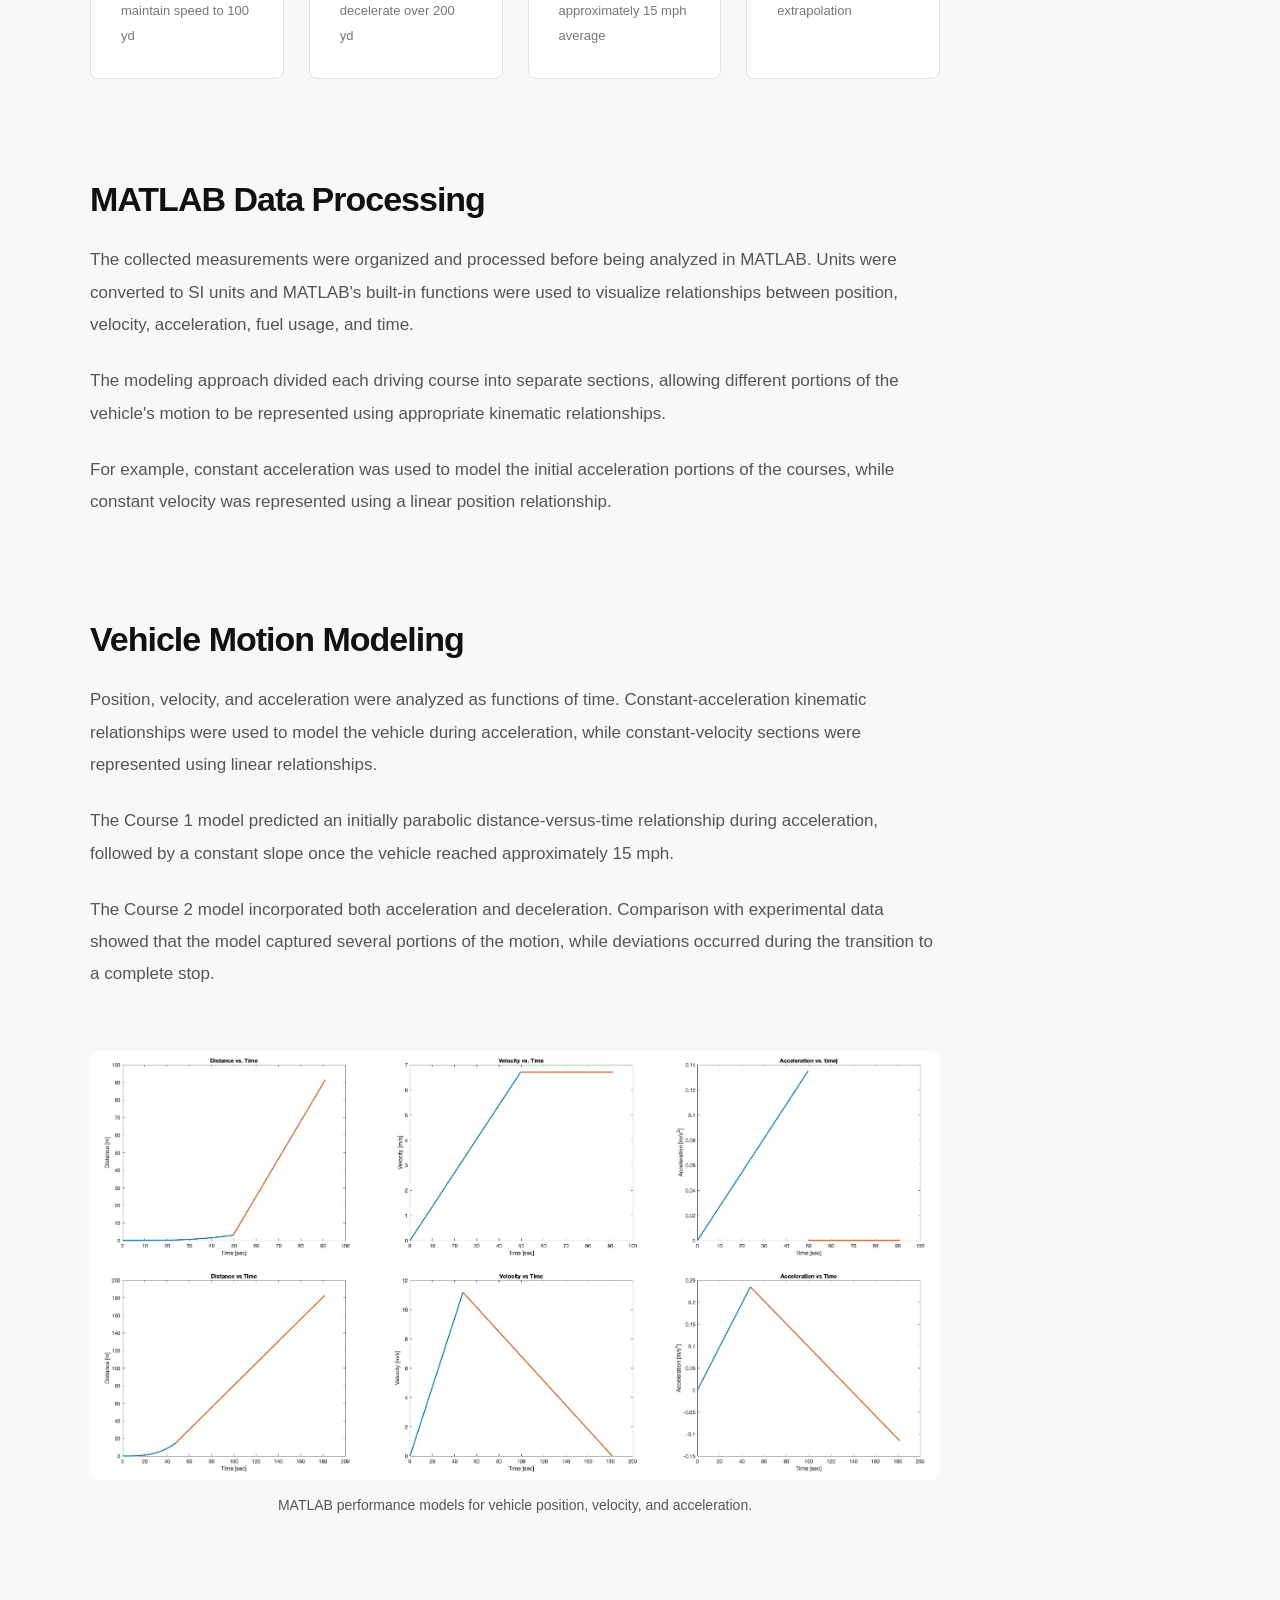
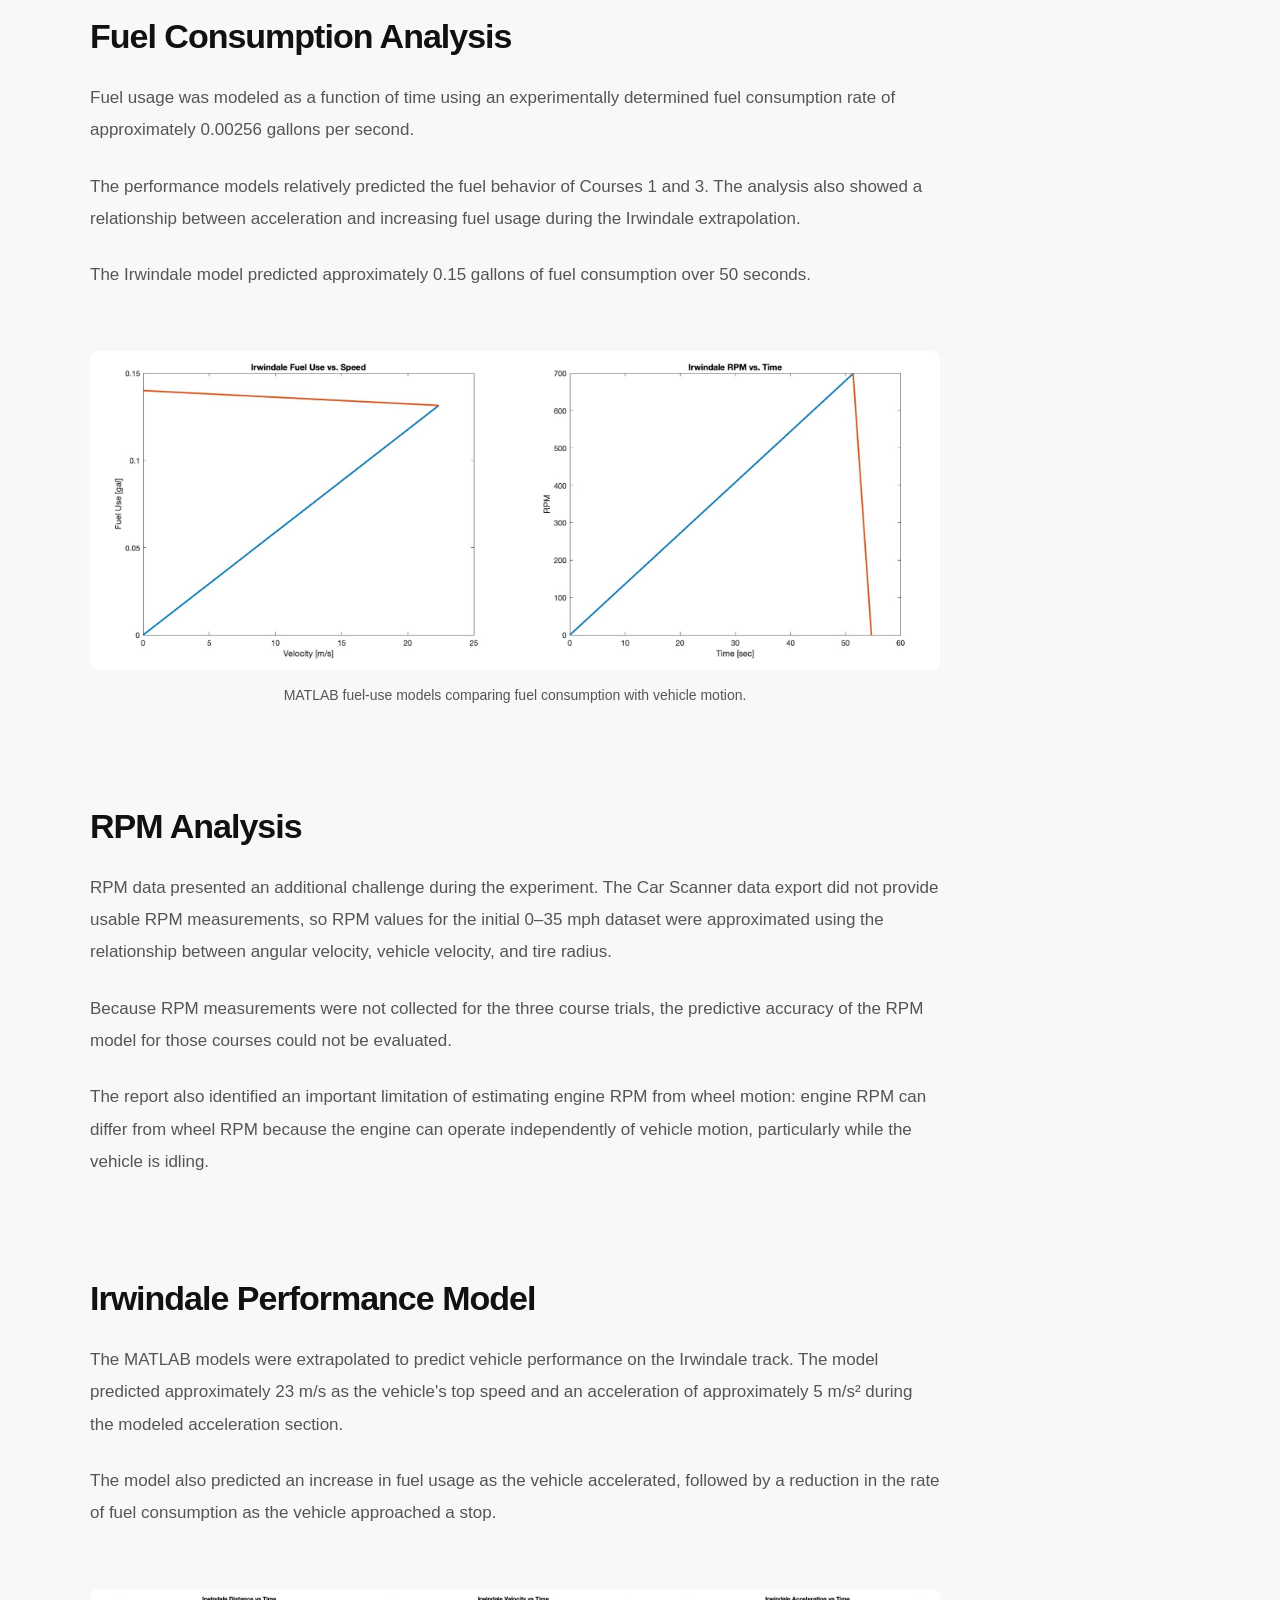
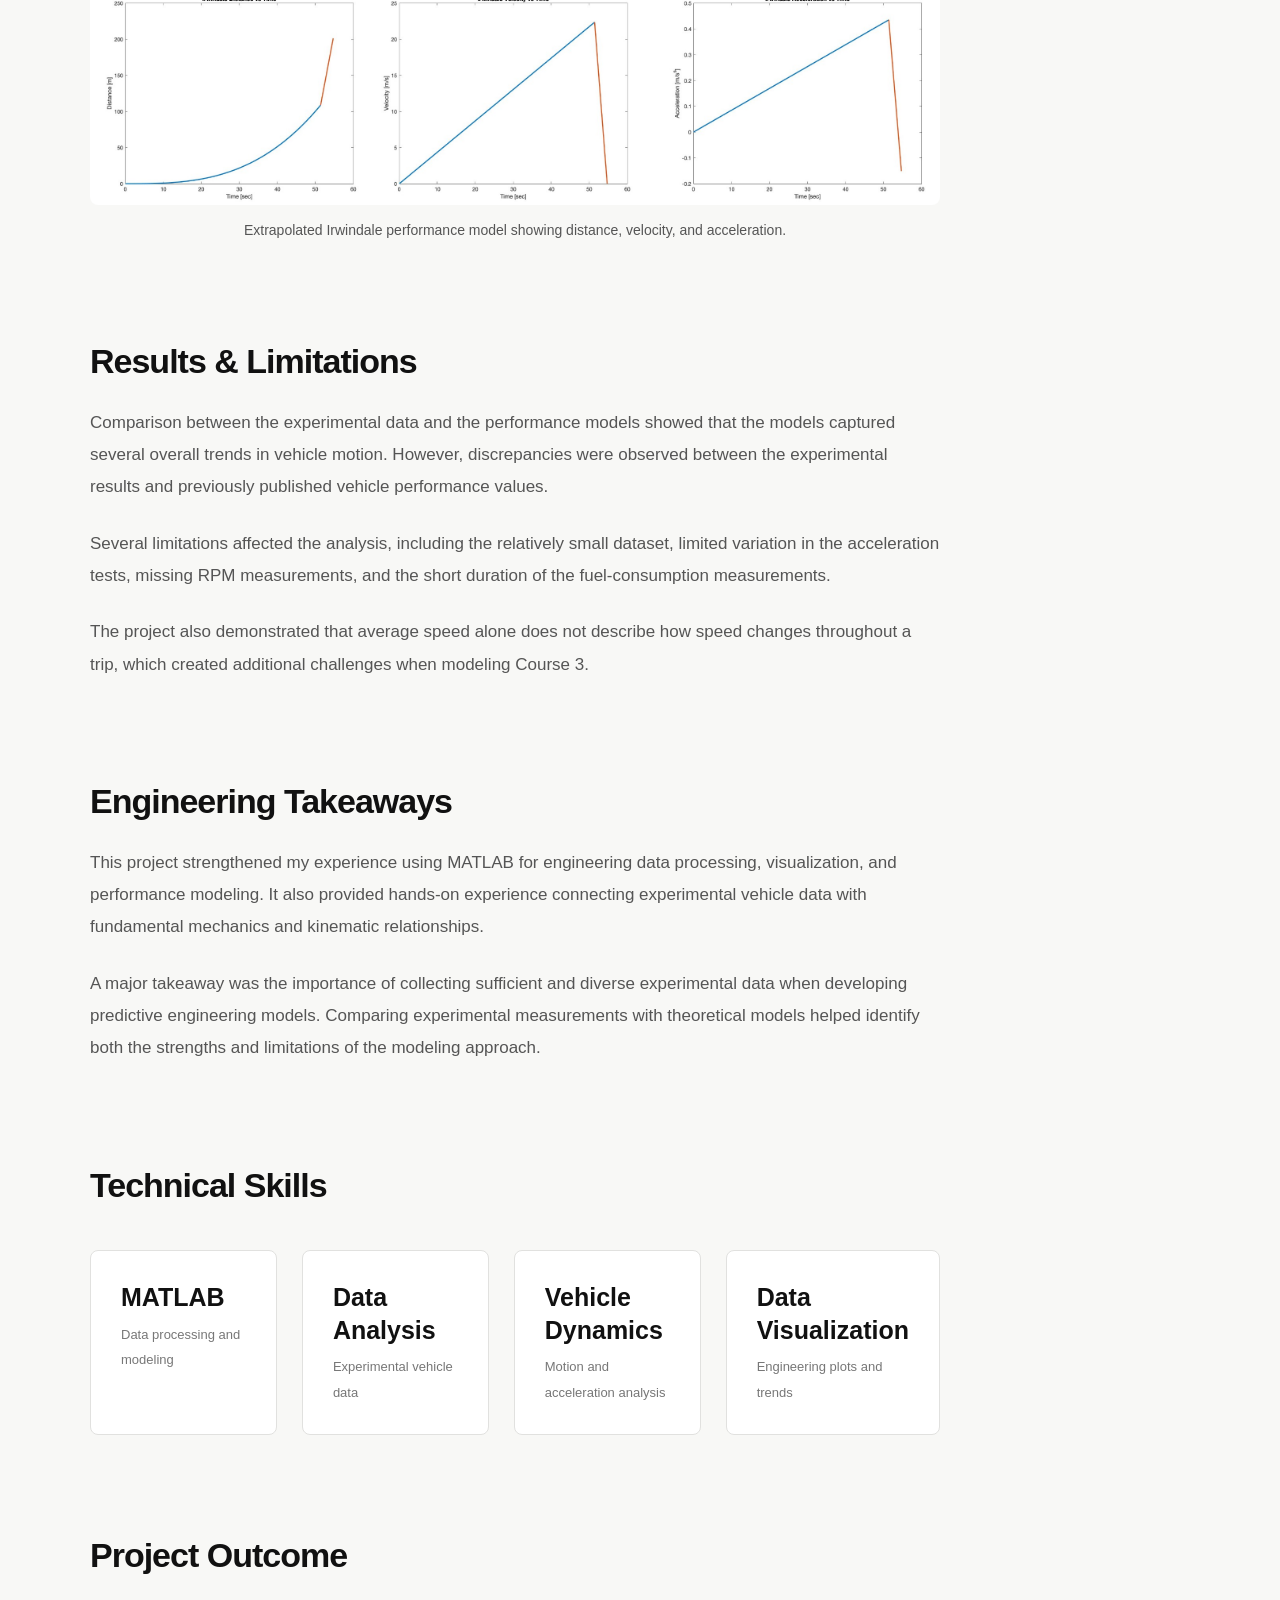
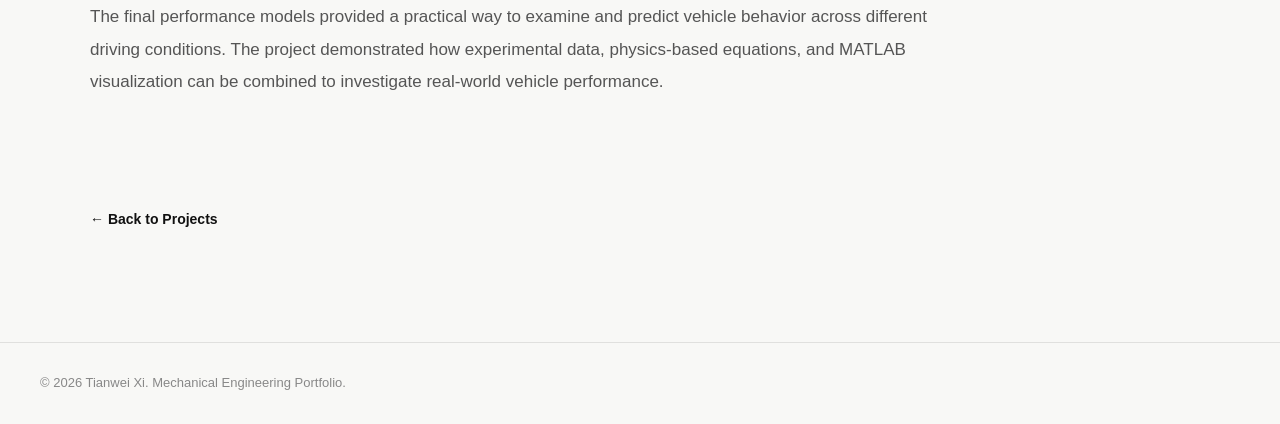
<file: projects/vehicle-motion.html>
<!DOCTYPE html>
<html lang="en">

<head>
    <meta charset="UTF-8">
    <meta name="viewport" content="width=device-width, initial-scale=1.0">

    <title>Vehicle Motion Data Analysis | Tianwei Xi</title>

    <link rel="stylesheet" href="../style.css">
</head>

<body>

    <nav>
        <div class="nav-container">

            <a href="../index.html" class="logo">
                Tianwei Xi
            </a>

            <div class="nav-links">
                <a href="../index.html#about">About</a>
                <a href="../index.html#projects">Projects</a>
                <a href="../index.html#resume">Resume</a>
                <a href="../index.html#skills">Skills</a>
                <a href="../index.html#contact">Contact</a>
            </div>

        </div>
    </nav>


    <main class="project-page">

        <header class="project-page-header">

            <p class="eyebrow">
                MATLAB / DATA ANALYSIS / VEHICLE DYNAMICS
            </p>

            <h1>
                Vehicle Motion Data Analysis
            </h1>

            <p class="project-subtitle">
                MATLAB-based performance modeling and experimental analysis
                of a 2016 Subaru Forester using vehicle motion and fuel
                consumption data.
            </p>

        </header>

        <div class="project-details">

            <div class="project-detail">
                <span>Software</span>
                <strong>MATLAB</strong>
            </div>

            <div class="project-detail">
                <span>Team</span>
                <strong>Tianwei X, Chris Y, Loki B, Jason W</strong>
            </div>

            <div class="project-detail">
                <span>Vehicle</span>
                <strong>2016 Subaru Forester</strong>
            </div>

            <div class="project-detail">
                <span>Data</span>
                <strong>OBD Measurements</strong>
            </div>

        </div>


        <div class="project-content">

            <section>

                <h2>
                    Overview
                </h2>

                <p>
                    This team project developed a performance model for a
                    2016 Subaru Forester using experimentally collected
                    vehicle data. The study analyzed position, velocity,
                    acceleration, engine fuel rate, and RPM to model vehicle
                    behavior under different driving conditions.
                </p>

                <p>
                    MATLAB was used to process the collected measurements,
                    develop predictive models, and visualize vehicle
                    performance. The models were then used to extrapolate
                    vehicle behavior across three test courses and the
                    Irwindale track.
                </p>

            </section>


            <section>

                <h2>
                    Experimental Data Collection
                </h2>

                <p>
                    Vehicle data was collected using a Veepeak Mini OBD
                    reader and the Car Scanner application. The initial
                    testing focused on acceleration from rest to 35 mph,
                    which provided the primary dataset used to develop the
                    performance models.
                </p>

                <p>
                    Additional testing was performed on a closed course at
                    Mt. San Antonio College. Three trials were completed for
                    each course under approximately the same conditions.
                </p>

                <div class="project-stats">

                    <div class="project-stat">
                        <strong>Course 1</strong>
                        <span>0 → 15 mph, then maintain speed to 100 yd</span>
                    </div>

                    <div class="project-stat">
                        <strong>Course 2</strong>
                        <span>0 → 25 mph, then decelerate over 200 yd</span>
                    </div>

                    <div class="project-stat">
                        <strong>Course 3</strong>
                        <span>¼ mile at approximately 15 mph average</span>
                    </div>

                    <div class="project-stat">
                        <strong>Irwindale</strong>
                        <span>Performance extrapolation</span>
                    </div>

                </div>

            </section>


            <section>

                <h2>
                    MATLAB Data Processing
                </h2>

                <p>
                    The collected measurements were organized and processed
                    before being analyzed in MATLAB. Units were converted to
                    SI units and MATLAB's built-in functions were used to
                    visualize relationships between position, velocity,
                    acceleration, fuel usage, and time.
                </p>

                <p>
                    The modeling approach divided each driving course into
                    separate sections, allowing different portions of the
                    vehicle's motion to be represented using appropriate
                    kinematic relationships.
                </p>

                <p>
                    For example, constant acceleration was used to model the
                    initial acceleration portions of the courses, while
                    constant velocity was represented using a linear position
                    relationship.
                </p>

            </section>


            <section>

                <h2>
                    Vehicle Motion Modeling
                </h2>

                <p>
                    Position, velocity, and acceleration were analyzed as
                    functions of time. Constant-acceleration kinematic
                    relationships were used to model the vehicle during
                    acceleration, while constant-velocity sections were
                    represented using linear relationships.
                </p>

                <p>
                    The Course 1 model predicted an initially parabolic
                    distance-versus-time relationship during acceleration,
                    followed by a constant slope once the vehicle reached
                    approximately 15 mph.
                </p>

                <p>
                    The Course 2 model incorporated both acceleration and
                    deceleration. Comparison with experimental data showed
                    that the model captured several portions of the motion,
                    while deviations occurred during the transition to a
                    complete stop.
                </p>
                
                <figure class="project-figure">
                    <img
                        src="../images/trial12.jpg"
                        alt="MATLAB vehicle motion performance models showing distance, velocity, and acceleration"
                    >
                    <figcaption>
                        MATLAB performance models for vehicle position, velocity, and acceleration.
                    </figcaption>
                </figure>
          
            </section>


            <section>

                <h2>
                    Fuel Consumption Analysis
                </h2>

                <p>
                    Fuel usage was modeled as a function of time using an
                    experimentally determined fuel consumption rate of
                    approximately 0.00256 gallons per second.
                </p>

                <p>
                    The performance models relatively predicted the fuel
                    behavior of Courses 1 and 3. The analysis also showed a
                    relationship between acceleration and increasing fuel
                    usage during the Irwindale extrapolation.
                </p>

                <p>
                    The Irwindale model predicted approximately 0.15 gallons
                    of fuel consumption over 50 seconds.
                </p>
              
                <figure class="project-figure">
                    <img
                        src="../images/irwindalefuel.jpg"
                        alt="MATLAB fuel consumption models for vehicle performance"
                    >
                    <figcaption>
                        MATLAB fuel-use models comparing fuel consumption with vehicle motion.
                    </figcaption>
                </figure>
         
            </section>


            <section>

                <h2>
                    RPM Analysis
                </h2>

                <p>
                    RPM data presented an additional challenge during the
                    experiment. The Car Scanner data export did not provide
                    usable RPM measurements, so RPM values for the initial
                    0–35 mph dataset were approximated using the relationship
                    between angular velocity, vehicle velocity, and tire
                    radius.
                </p>

                <p>
                    Because RPM measurements were not collected for the three
                    course trials, the predictive accuracy of the RPM model
                    for those courses could not be evaluated.
                </p>

                <p>
                    The report also identified an important limitation of
                    estimating engine RPM from wheel motion: engine RPM can
                    differ from wheel RPM because the engine can operate
                    independently of vehicle motion, particularly while the
                    vehicle is idling.
                </p>

            </section>


            <section>

                <h2>
                    Irwindale Performance Model
                </h2>

                <p>
                    The MATLAB models were extrapolated to predict vehicle
                    performance on the Irwindale track. The model predicted
                    approximately 23 m/s as the vehicle's top speed and an
                    acceleration of approximately 5 m/s² during the modeled
                    acceleration section.
                </p>

                <p>
                    The model also predicted an increase in fuel usage as the
                    vehicle accelerated, followed by a reduction in the rate
                    of fuel consumption as the vehicle approached a stop.
                </p>
              
                <figure class="project-figure">
                    <img
                        src="../images/irwindale.jpg"
                        alt="MATLAB Irwindale vehicle performance model"
                    >
                    <figcaption>
                        Extrapolated Irwindale performance model showing distance, velocity,
                        and acceleration.
                    </figcaption>
                </figure>
        
            </section>


            <section>

                <h2>
                    Results & Limitations
                </h2>

                <p>
                    Comparison between the experimental data and the
                    performance models showed that the models captured
                    several overall trends in vehicle motion. However,
                    discrepancies were observed between the experimental
                    results and previously published vehicle performance
                    values.
                </p>

                <p>
                    Several limitations affected the analysis, including the
                    relatively small dataset, limited variation in the
                    acceleration tests, missing RPM measurements, and the
                    short duration of the fuel-consumption measurements.
                </p>

                <p>
                    The project also demonstrated that average speed alone
                    does not describe how speed changes throughout a trip,
                    which created additional challenges when modeling
                    Course 3.
                </p>

            </section>


            <section>

                <h2>
                    Engineering Takeaways
                </h2>

                <p>
                    This project strengthened my experience using MATLAB for
                    engineering data processing, visualization, and
                    performance modeling. It also provided hands-on
                    experience connecting experimental vehicle data with
                    fundamental mechanics and kinematic relationships.
                </p>

                <p>
                    A major takeaway was the importance of collecting
                    sufficient and diverse experimental data when developing
                    predictive engineering models. Comparing experimental
                    measurements with theoretical models helped identify both
                    the strengths and limitations of the modeling approach.
                </p>

            </section>


            <section>

                <h2>
                    Technical Skills
                </h2>

                <div class="project-stats">

                    <div class="project-stat">
                        <strong>MATLAB</strong>
                        <span>Data processing and modeling</span>
                    </div>

                    <div class="project-stat">
                        <strong>Data Analysis</strong>
                        <span>Experimental vehicle data</span>
                    </div>

                    <div class="project-stat">
                        <strong>Vehicle Dynamics</strong>
                        <span>Motion and acceleration analysis</span>
                    </div>

                    <div class="project-stat">
                        <strong>Data Visualization</strong>
                        <span>Engineering plots and trends</span>
                    </div>

                </div>

            </section>


            <section>

                <h2>
                    Project Outcome
                </h2>

                <p>
                    The final performance models provided a practical way to
                    examine and predict vehicle behavior across different
                    driving conditions. The project demonstrated how
                    experimental data, physics-based equations, and MATLAB
                    visualization can be combined to investigate real-world
                    vehicle performance.
                </p>

            </section>

        </div>


        <a
            href="../index.html#projects"
            class="back-link"
        >
            ← Back to Projects
        </a>

    </main>


    <footer>

        <div class="container">

            <p>
                © 2026 Tianwei Xi. Mechanical Engineering Portfolio.
            </p>

        </div>

    </footer>

</body>
</html>
</file>
<file: style.css>
/* =========================================================
   GLOBAL
========================================================= */

* {
    margin: 0;
    padding: 0;
    box-sizing: border-box;
}

html {
    scroll-behavior: smooth;
}

body {
    font-family: Arial, Helvetica, sans-serif;
    background: #f8f8f6;
    color: #111;
    line-height: 1.6;
}

img {
    max-width: 100%;
    display: block;
}

a {
    color: inherit;
}


/* =========================================================
   CONTAINER
========================================================= */

.container {
    width: min(1250px, calc(100% - 80px));
    margin: 0 auto;
}


/* =========================================================
   NAVIGATION
========================================================= */

nav {
    width: 100%;
    padding: 22px 50px;

    background: #f8f8f6;
    border-bottom: 1px solid #e5e5e3;
}

.nav-container {
    width: min(1250px, 100%);
    margin: 0 auto;

    display: flex;
    align-items: center;
    justify-content: space-between;

    gap: 30px;
}

.logo {
    color: #111;
    text-decoration: none;

    font-size: 21px;
    font-weight: 600;
    letter-spacing: -0.5px;

    white-space: nowrap;
}

.nav-links {
    display: flex;
    align-items: center;

    gap: 32px;

    white-space: nowrap;
}

.nav-links a {
    color: #333;
    text-decoration: none;

    font-size: 15px;
    font-weight: 500;

    white-space: nowrap;

    transition: color .2s ease;
}

.nav-links a:hover {
    color: #000;
}


/* =========================================================
   HERO
========================================================= */

.hero {
    min-height: 650px;

    display: flex;
    align-items: center;

    padding: 110px 0;
}

.hero-content {
    max-width: 900px;
}

.eyebrow {
    margin-bottom: 22px;

    color: #777;

    font-size: 13px;
    font-weight: 600;
    letter-spacing: 2px;
}

.hero h1 {
    margin-bottom: 30px;

    font-size: clamp(52px, 7vw, 90px);
    line-height: .98;
    letter-spacing: -4px;
    font-weight: 600;
}

.hero-description {
    max-width: 650px;

    margin-bottom: 35px;

    color: #666;

    font-size: 19px;
    line-height: 1.7;
}

.hero-buttons {
    display: flex;
    gap: 15px;
}


/* =========================================================
   BUTTONS
========================================================= */

.button {
    display: inline-block;

    padding: 13px 22px;

    border-radius: 5px;

    text-decoration: none;

    font-size: 14px;
    font-weight: 600;

    transition:
        transform .2s ease,
        background .2s ease;
}

.button:hover {
    transform: translateY(-2px);
}

.button-primary {
    background: #111;
    color: white;
}

.button-primary:hover {
    background: #333;
}

.button-secondary {
    background: transparent;
    color: #111;

    border: 1px solid #cfcfcd;
}

.button-secondary:hover {
    background: #eee;
}


/* =========================================================
   SECTION HEADINGS
========================================================= */

.section-heading {
    margin-bottom: 55px;
}

.section-number {
    margin-bottom: 8px;

    color: #888;

    font-size: 13px;
    font-weight: 600;
    letter-spacing: 2px;
}

.section-heading h2 {
    font-size: clamp(38px, 5vw, 58px);

    line-height: 1;
    letter-spacing: -2px;

    font-weight: 600;
}


/* =========================================================
   ABOUT
========================================================= */

.about-section {
    padding: 140px 0;

    border-top: 1px solid #e0e0de;
}

.about-grid {
    display: grid;

    grid-template-columns: 320px 1fr;

    gap: 90px;

    align-items: start;
}

.about-image-container {
    width: 320px;
}

.about-image {
    width: 320px;
    height: 390px;

    object-fit: cover;

    border-radius: 8px;
}

.about-text {
    max-width: 750px;
}

.about-text p {
    margin-bottom: 24px;

    color: #555;

    font-size: 17px;
    line-height: 1.8;
}


/* =========================================================
   PROJECT CARDS
========================================================= */

.projects-section {
    padding: 140px 0;

    border-top: 1px solid #e0e0de;
}

.projects-grid {
    display: grid;

    grid-template-columns: repeat(2, minmax(0, 1fr));

    gap: 45px 35px;
}

.project-card {
    display: block;

    overflow: hidden;

    background: white;

    border: 1px solid #e1e1df;
    border-radius: 8px;

    text-decoration: none;

    transition:
        transform .25s ease,
        box-shadow .25s ease;
}

.project-card:hover {
    transform: translateY(-6px);

    box-shadow: 0 12px 30px rgba(0, 0, 0, .08);
}

.project-card img {
    width: 100%;
    height: 300px;

    object-fit: cover;
}

.project-placeholder {
    min-height: 300px;

    display: flex;
    align-items: center;
    justify-content: center;

    background: #efefed;
    color: #888;

    font-size: 13px;
    font-weight: 600;
    letter-spacing: 1.5px;
}

.project-card-content {
    padding: 30px;
}

.project-category {
    margin-bottom: 10px;

    color: #888;

    font-size: 12px;
    font-weight: 600;
    letter-spacing: 1.5px;
}

.project-card h3 {
    margin-bottom: 14px;

    font-size: 25px;
    line-height: 1.2;
    letter-spacing: -.5px;
}

.project-card-content > p:not(.project-category) {
    margin-bottom: 22px;

    color: #666;

    line-height: 1.7;
}

.project-link {
    font-size: 14px;
    font-weight: 600;
}


/* =========================================================
   PROJECT PAGES
========================================================= */

.project-page {
    width: min(1100px, calc(100% - 80px));

    margin: 0 auto;

    padding: 120px 0 110px;
}


/* Project header */

.project-page-header {
    max-width: 900px;

    margin-bottom: 85px;
}

.project-page-header .eyebrow {
    margin-bottom: 22px;
}

.project-page-header h1 {
    margin-bottom: 30px;

    font-size: clamp(52px, 7vw, 90px);

    line-height: .98;
    letter-spacing: -4px;

    font-weight: 600;
}

.project-subtitle {
    max-width: 700px;

    color: #666;

    font-size: 19px;
    line-height: 1.8;
}


/* Project image */

.project-main-image {
    width: 100%;

    margin-bottom: 85px;

    border-radius: 8px;
}


/* Project information */

.project-details {
    display: grid;

    grid-template-columns: repeat(4, 1fr);

    gap: 35px;

    margin-bottom: 100px;

    padding: 35px 0;

    border-top: 1px solid #ddd;
    border-bottom: 1px solid #ddd;
}

.project-detail {
    display: flex;
    flex-direction: column;

    gap: 5px;
}

.project-detail span {
    color: #888;

    font-size: 12px;
    font-weight: 600;
    letter-spacing: 1.2px;

    text-transform: uppercase;
}

.project-detail strong {
    font-size: 15px;
    font-weight: 500;
}


/* Project content */

.project-content {
    max-width: 850px;
}

.project-content section {
    margin-bottom: 100px;
}

.project-content h2 {
    margin-bottom: 25px;

    font-size: 34px;

    line-height: 1.2;
    letter-spacing: -1px;
}

.project-content h3 {
    margin-top: 40px;
    margin-bottom: 15px;

    font-size: 21px;
}

.project-content p {
    margin-bottom: 24px;

    color: #555;

    font-size: 17px;
    line-height: 1.9;
}

.project-content ul {
    margin: 0 0 25px 28px;

    color: #555;
}

.project-content li {
    margin-bottom: 12px;

    line-height: 1.8;
}


/* =========================================================
   PROJECT STATS
========================================================= */

.project-stats {
    display: grid;

    grid-template-columns: repeat(4, 1fr);

    gap: 25px;

    margin: 45px 0 70px;
}

.project-stat {
    padding: 30px;

    background: white;

    border: 1px solid #e1e1df;
    border-radius: 8px;
}

.project-stat strong {
    display: block;

    margin-bottom: 7px;

    font-size: 25px;
    line-height: 1.3;
}

.project-stat span {
    color: #777;

    font-size: 13px;
}


/* =========================================================
   EQUATIONS
========================================================= */

.equation {
    margin: 40px 0;

    padding: 30px;

    overflow-x: auto;

    background: #f0f0ee;

    border-left: 3px solid #111;

    font-family: Georgia, serif;

    font-size: 20px;

    text-align: center;
}


/* =========================================================
   RESULTS
========================================================= */

.results-grid {
    display: grid;

    grid-template-columns: repeat(4, 1fr);

    gap: 25px;

    margin: 45px 0 70px;
}

.result-card {
    padding: 30px;

    background: white;

    border: 1px solid #e1e1df;
    border-radius: 8px;
}

.result-card span {
    display: block;

    margin-bottom: 8px;

    color: #777;

    font-size: 13px;
}

.result-card strong {
    display: block;

    font-size: 25px;
}


/* =========================================================
   PROJECT DOCUMENTATION
========================================================= */

.project-document {
    margin-top: 50px;

    padding: 35px;

    background: #f0f0ee;

    border-radius: 8px;
}

.project-document h3 {
    margin: 0 0 12px;

    font-size: 21px;
}

.project-document p {
    margin-bottom: 22px;
}

/* =========================================================
   PROJECT PDF
========================================================= */

.project-pdf-large {
    width: 100%;
    margin: 2rem 0;
}

.project-pdf-large iframe {
    width: 100%;
    height: 1000px;
    border: none;
    border-radius: 12px;
    display: block;
}


/* =========================================================
   PROJECT FIGURES
========================================================= */

.project-figure {
    margin: 60px 0;
    text-align: center;
}

.project-figure img {
    width: 100%;
    max-width: 850px;
    height: auto;
    margin: 0 auto;
    border-radius: 8px;
}

.project-figure figcaption {
    margin-top: 14px;

    font-family: Arial, Helvetica, sans-serif;
    font-size: 14px;
    font-weight: 400;
    line-height: 1.6;

    color: #555;
    text-align: center;
}


/* =========================================================
   BACK LINK
========================================================= */

.back-link {
    display: inline-block;

    margin-top: 10px;

    color: #111;

    text-decoration: none;

    font-size: 14px;
    font-weight: 600;

    transition: transform .2s ease;
}

.back-link:hover {
    transform: translateX(-4px);
}


/* =========================================================
   RESUME
========================================================= */

.resume-section {
    padding: 140px 0;

    border-top: 1px solid #e0e0de;
}

.resume-grid {
    display: grid;

    grid-template-columns: 1.4fr 1fr;

    gap: 70px;

    align-items: start;
}

.resume-preview iframe {
    width: 100%;
    height: 700px;

    border: 1px solid #ddd;

    background: white;
}

.resume-info {
    padding-top: 30px;
}

.resume-info h3 {
    margin-bottom: 15px;

    font-size: 27px;
}

.resume-info p {
    margin-bottom: 25px;

    color: #666;

    line-height: 1.7;
}


/* =========================================================
   SKILLS
========================================================= */

.skills-section {
    padding: 140px 0;

    border-top: 1px solid #e0e0de;
}

.skills-grid {
    display: grid;

    grid-template-columns: repeat(3, minmax(0, 1fr));

    gap: 30px;
}

.skill-box {
    padding: 30px;

    background: white;

    border: 1px solid #e1e1df;
    border-radius: 8px;

    transition:
        transform .25s ease,
        box-shadow .25s ease;
}

.skill-box:hover {
    transform: translateY(-8px);

    box-shadow: 0 10px 25px rgba(0, 0, 0, .08);
}

.skill-box h3 {
    margin-bottom: 12px;

    font-size: 19px;
}

.skill-box p {
    color: #666;

    line-height: 1.7;
}


/* =========================================================
   CONTACT
========================================================= */

.contact-section {
    padding: 140px 0;

    border-top: 1px solid #e0e0de;
}

.contact-grid {
    display: grid;

    grid-template-columns: repeat(3, 1fr);

    gap: 25px;
}

.contact-item {
    display: flex;
    flex-direction: column;

    gap: 7px;

    padding: 25px;

    background: white;

    border: 1px solid #e1e1df;
    border-radius: 8px;

    text-decoration: none;

    transition:
        transform .25s ease,
        box-shadow .25s ease;
}

.contact-item:hover {
    transform: translateY(-8px);

    box-shadow: 0 10px 25px rgba(0, 0, 0, .08);
}

.contact-item span {
    color: #888;

    font-size: 12px;
    font-weight: 600;
    letter-spacing: 1.2px;

    text-transform: uppercase;
}

.contact-item strong {
    font-size: 15px;
    font-weight: 500;
}


/* =========================================================
   FOOTER
========================================================= */

footer {
    width: 100%;

    padding: 30px 0;

    border-top: 1px solid #e0e0de;
}

footer .container {
    width: min(1250px, calc(100% - 80px));

    margin: 0 auto;
}

footer p {
    color: #888;

    font-size: 13px;
}


/* =========================================================
   TABLET
========================================================= */

@media (max-width: 1000px) {

    .about-grid {
        grid-template-columns: 280px 1fr;

        gap: 60px;
    }

    .about-image-container,
    .about-image {
        width: 280px;
    }

    .about-image {
        height: 350px;
    }

    .project-details,
    .project-stats,
    .results-grid {
        grid-template-columns: repeat(2, 1fr);
    }

    .skills-grid {
        grid-template-columns: repeat(2, 1fr);
    }

    .resume-grid {
        grid-template-columns: 1fr;
    }
}


/* =========================================================
   MOBILE
========================================================= */

@media (max-width: 700px) {

    nav {
        padding: 18px 20px;
    }

    /*
       Keep the navbar on ONE ROW.
       The links can shrink slightly rather than
       putting Tianwei Xi on a separate row.
    */

    .nav-container {
        flex-direction: row;

        align-items: center;
        justify-content: space-between;

        gap: 12px;
    }

    .logo {
        font-size: 18px;

        flex-shrink: 0;
    }

    .nav-links {
        gap: 14px;

        flex-shrink: 1;
    }

    .nav-links a {
        font-size: 12px;
    }


    /* General width */

    .container {
        width: calc(100% - 40px);
    }

    .project-page {
        width: calc(100% - 40px);
    }


    /* Hero */

    .hero {
        min-height: auto;

        padding: 90px 0;
    }

    .hero h1,
    .project-page-header h1 {
        font-size: clamp(45px, 14vw, 65px);

        letter-spacing: -3px;
    }

    .hero-description,
    .project-subtitle {
        font-size: 17px;
    }

    .hero-buttons {
        flex-direction: column;

        align-items: flex-start;
    }


    /* Sections */

    .about-section,
    .projects-section,
    .resume-section,
    .skills-section,
    .contact-section {
        padding: 90px 0;
    }


    /* About */

    .about-grid {
        grid-template-columns: 1fr;

        gap: 40px;
    }

    .about-image-container,
    .about-image {
        width: 100%;

        max-width: 320px;
    }

    .about-image {
        height: 390px;
    }


    /* Project cards */

    .projects-grid,
    .skills-grid,
    .contact-grid {
        grid-template-columns: 1fr;
    }

    .project-card img,
    .project-placeholder {
        height: 240px;
    }


    /* Project pages */

    .project-page {
        padding-top: 90px;
        padding-bottom: 90px;
    }

    .project-page-header {
        margin-bottom: 65px;
    }

    .project-main-image {
        margin-bottom: 65px;
    }

    .project-details {
        grid-template-columns: 1fr 1fr;

        gap: 25px;

        margin-bottom: 75px;

        padding: 30px 0;
    }

    .project-content section {
        margin-bottom: 75px;
    }

    .project-content h2 {
        font-size: 30px;
    }

    .project-content p {
        font-size: 16px;

        line-height: 1.8;
    }

    .project-stats,
    .results-grid {
        grid-template-columns: 1fr 1fr;
    }


    /* Footer */

    footer .container {
        width: calc(100% - 40px);
    }
}


/* =========================================================
   VERY SMALL PHONES
========================================================= */

@media (max-width: 520px) {

    nav {
        padding: 15px 12px;
    }

    .logo {
        font-size: 15px;
    }

    .nav-links {
        gap: 8px;
    }

    .nav-links a {
        font-size: 10px;
    }

    .project-details,
    .project-stats,
    .results-grid {
        grid-template-columns: 1fr;
    }

    .project-page {
        width: calc(100% - 30px);
    }

    footer .container {
        width: calc(100% - 30px);
    }
}
</file>
